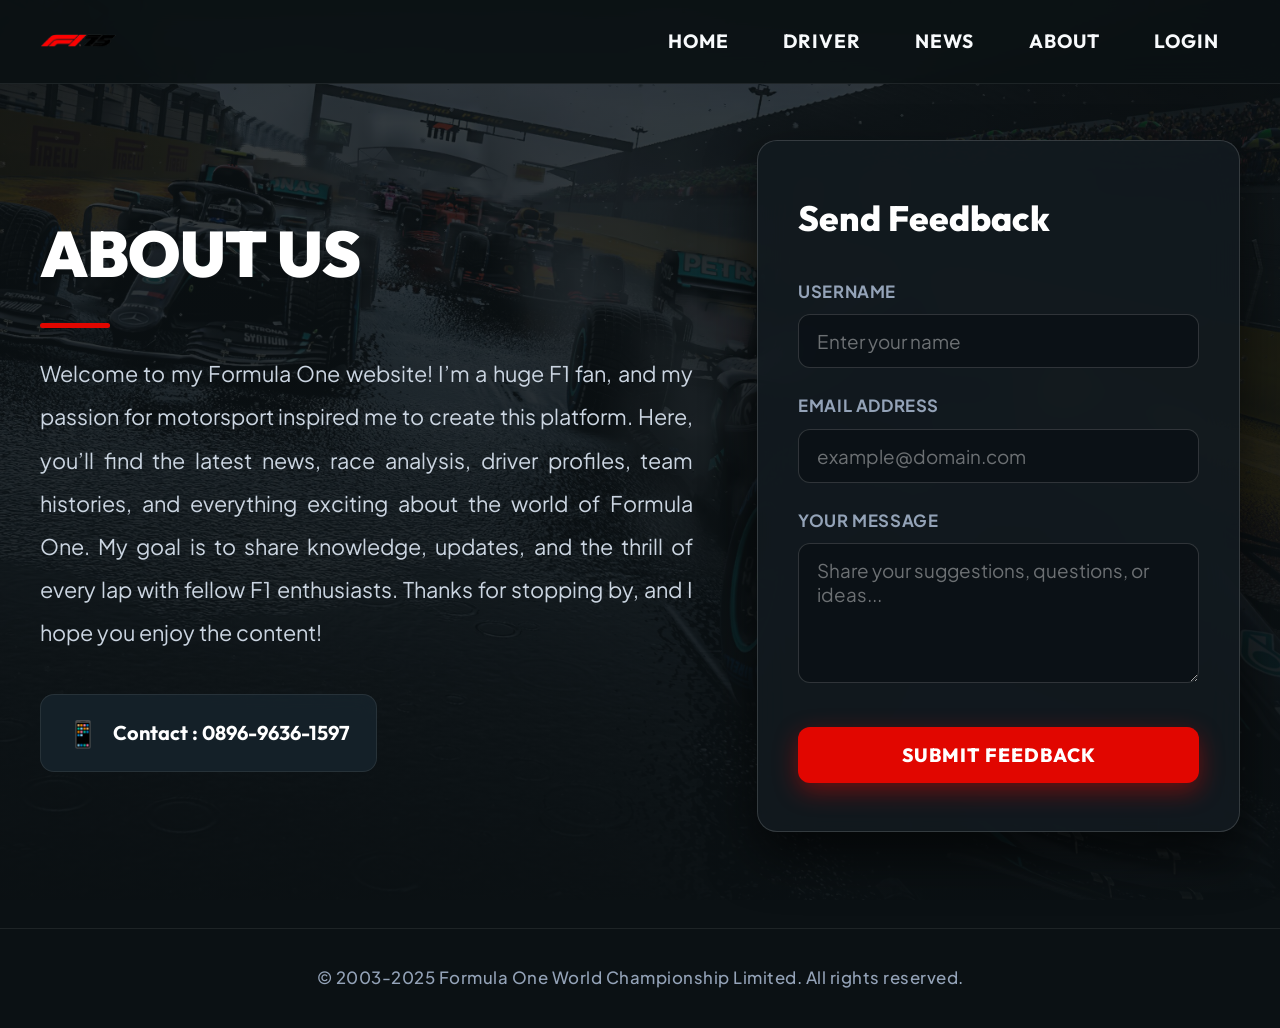
<file: HTML/about.html>
<!DOCTYPE html>
<html lang="en">
  <head>
    <meta charset="UTF-8" />
    <meta name="viewport" content="width=device-width, initial-scale=1.0" />
    <meta name="description" content="About BorkatRace - The Formula 1 community portal created by passionate motorsport enthusiasts." />
    <meta name="theme-color" content="#0b1114" />

    <!-- Open Graph / Social Media -->
    <meta property="og:type" content="website" />
    <meta property="og:title" content="About Us - BorkatRace" />
    <meta property="og:description" content="Get to know the passionate creators behind BorkatRace Formula 1 portal and send us your feedback." />
    <meta property="og:image" content="../IMG/background-about.jpg" />

    <!-- Twitter Cards -->
    <meta name="twitter:card" content="summary_large_image" />
    <meta name="twitter:title" content="About BorkatRace" />
    <meta name="twitter:description" content="Formula 1 community and motorsport analysis platform." />
    <meta name="twitter:image" content="../IMG/background-about.jpg" />

    <link rel="icon" type="image/png" href="../IMG/f1_75-removebg-preview.png" />
    <title>About Us - BorkatRace</title>
    <link rel="stylesheet" href="../CSS/style-one.css" />
    <link rel="stylesheet" href="../CSS/style-fourth.css" />
    <link rel="stylesheet" href="../CSS/style-responsive.css" />
  </head>
  <body>
    <!-- Site Header with Decoupled Mobile Sidebar -->
    <header class="site-header">
      <nav class="navbar" id="navbar">
        <div class="nav-container">
          <a href="../index.html" class="nav-logo" aria-label="BorkatRace Home">
            <img class="logo-f1" src="../IMG/f1_75-removebg-preview.png" alt="F1 Logo" />
          </a>
          <ul class="nav-links">
            <li><a href="../index.html">Home</a></li>
            <li><a href="driver.html">Driver</a></li>
            <li><a href="news.html">News</a></li>
            <li><a href="about.html">About</a></li>
            <li><a href="login.html">Login</a></li>
          </ul>
          <button class="menu-toggle-btn" id="menu-toggle-btn" aria-label="Open mobile menu" aria-expanded="false">
            <img src="../IMG/menu-putih.svg" alt="Menu" />
          </button>
        </div>
      </nav>

      <!-- Mobile Sidebar Drawer (Closed by Default) -->
      <aside class="mobile-sidebar" id="mobile-sidebar" aria-hidden="true">
        <div class="sidebar-header">
          <span class="sidebar-title">Menu</span>
          <button class="sidebar-close-btn" id="sidebar-close-btn" aria-label="Close mobile menu">
            <img src="../IMG/close-putih.svg" alt="Tutup" />
          </button>
        </div>
        <ul class="sidebar-links">
          <li><a href="../index.html">Home</a></li>
          <li><a href="driver.html">Driver</a></li>
          <li><a href="news.html">News</a></li>
          <li><a href="about.html">About</a></li>
          <li><a href="login.html">Login</a></li>
        </ul>
      </aside>
      <div class="sidebar-backdrop" id="sidebar-backdrop"></div>
    </header>

    <main>
      <section class="about-satu">
        <div class="about-satu-container">
          <!-- Left Column -->
          <div class="about-dua">
            <h1>About Us</h1>
            <div class="paragraf-about">
              <p>
                Welcome to my Formula One website! I’m a huge F1 fan, and my passion for motorsport inspired me to create this platform. Here, you’ll find the latest news, race analysis, driver profiles, team histories, and everything exciting
                about the world of Formula One. My goal is to share knowledge, updates, and the thrill of every lap with fellow F1 enthusiasts. Thanks for stopping by, and I hope you enjoy the content!
              </p>
            </div>
            <div class="contact-card">
              <span class="contact-icon">📱</span>
              <span class="contact-text">Contact : 0896-9636-1597</span>
            </div>
          </div>

          <!-- Right Column -->
          <div class="kritik-saran">
            <div class="kritik-saran1">
              <form>
                <h2>Send Feedback</h2>
                <div class="form-group">
                  <label for="feedback-user">Username</label>
                  <input id="feedback-user" class="type-pertama" type="text" placeholder="Enter your name" required />
                </div>
                <div class="form-group">
                  <label for="feedback-email">Email Address</label>
                  <input id="feedback-email" class="type-pertama" type="email" placeholder="example@domain.com" required />
                </div>
                <div class="form-group">
                  <label for="feedback-msg">Your Message</label>
                  <textarea id="feedback-msg" class="text-area" placeholder="Share your suggestions, questions, or ideas..." required></textarea>
                </div>
                <button type="submit">Submit Feedback</button>
              </form>
            </div>
          </div>
        </div>
      </section>
    </main>

    <!-- Floating Back to Top Button -->
    <button class="back-to-top-btn" id="back-to-top-btn" aria-label="Back to top">↑</button>

    <footer class="footer-element">
      <p>&copy; 2003-2025 Formula One World Championship Limited. All rights reserved.</p>
    </footer>

    <script src="../JS/index.js"></script>
  </body>
</html>
</file>
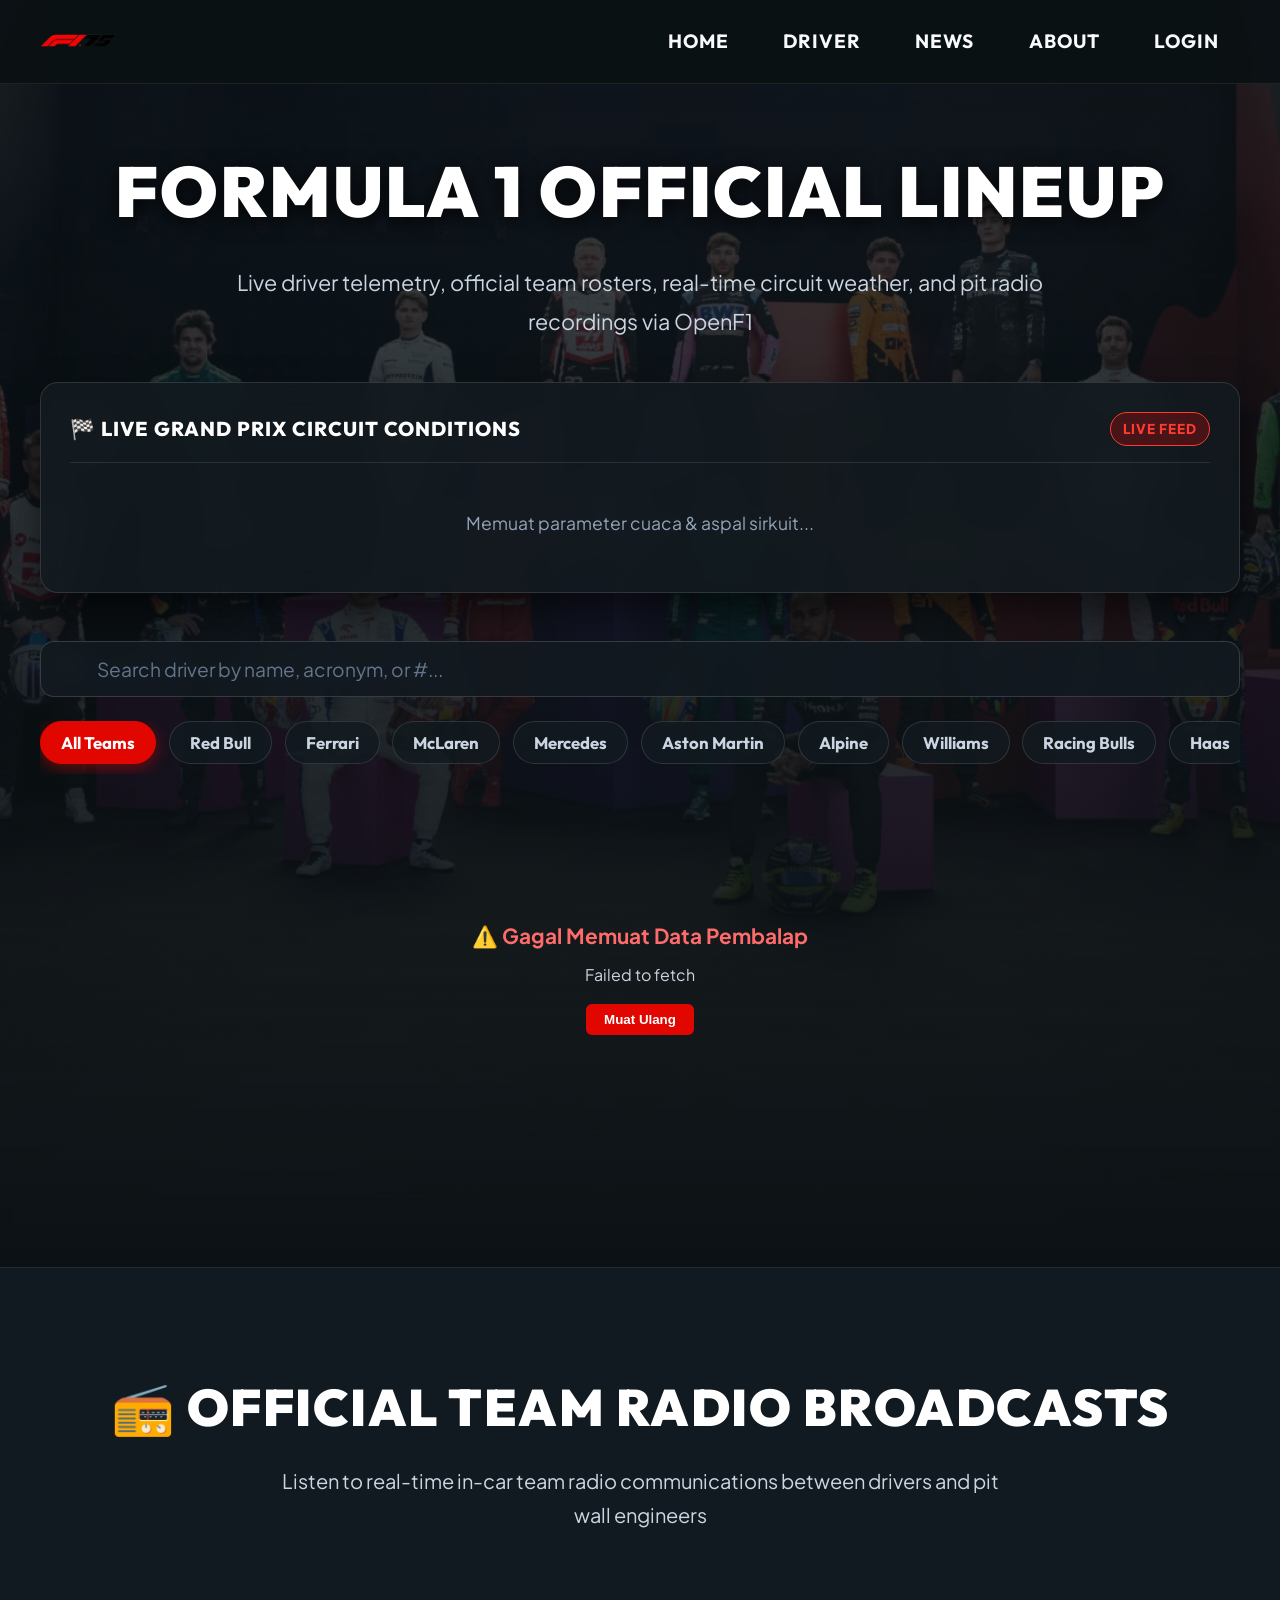
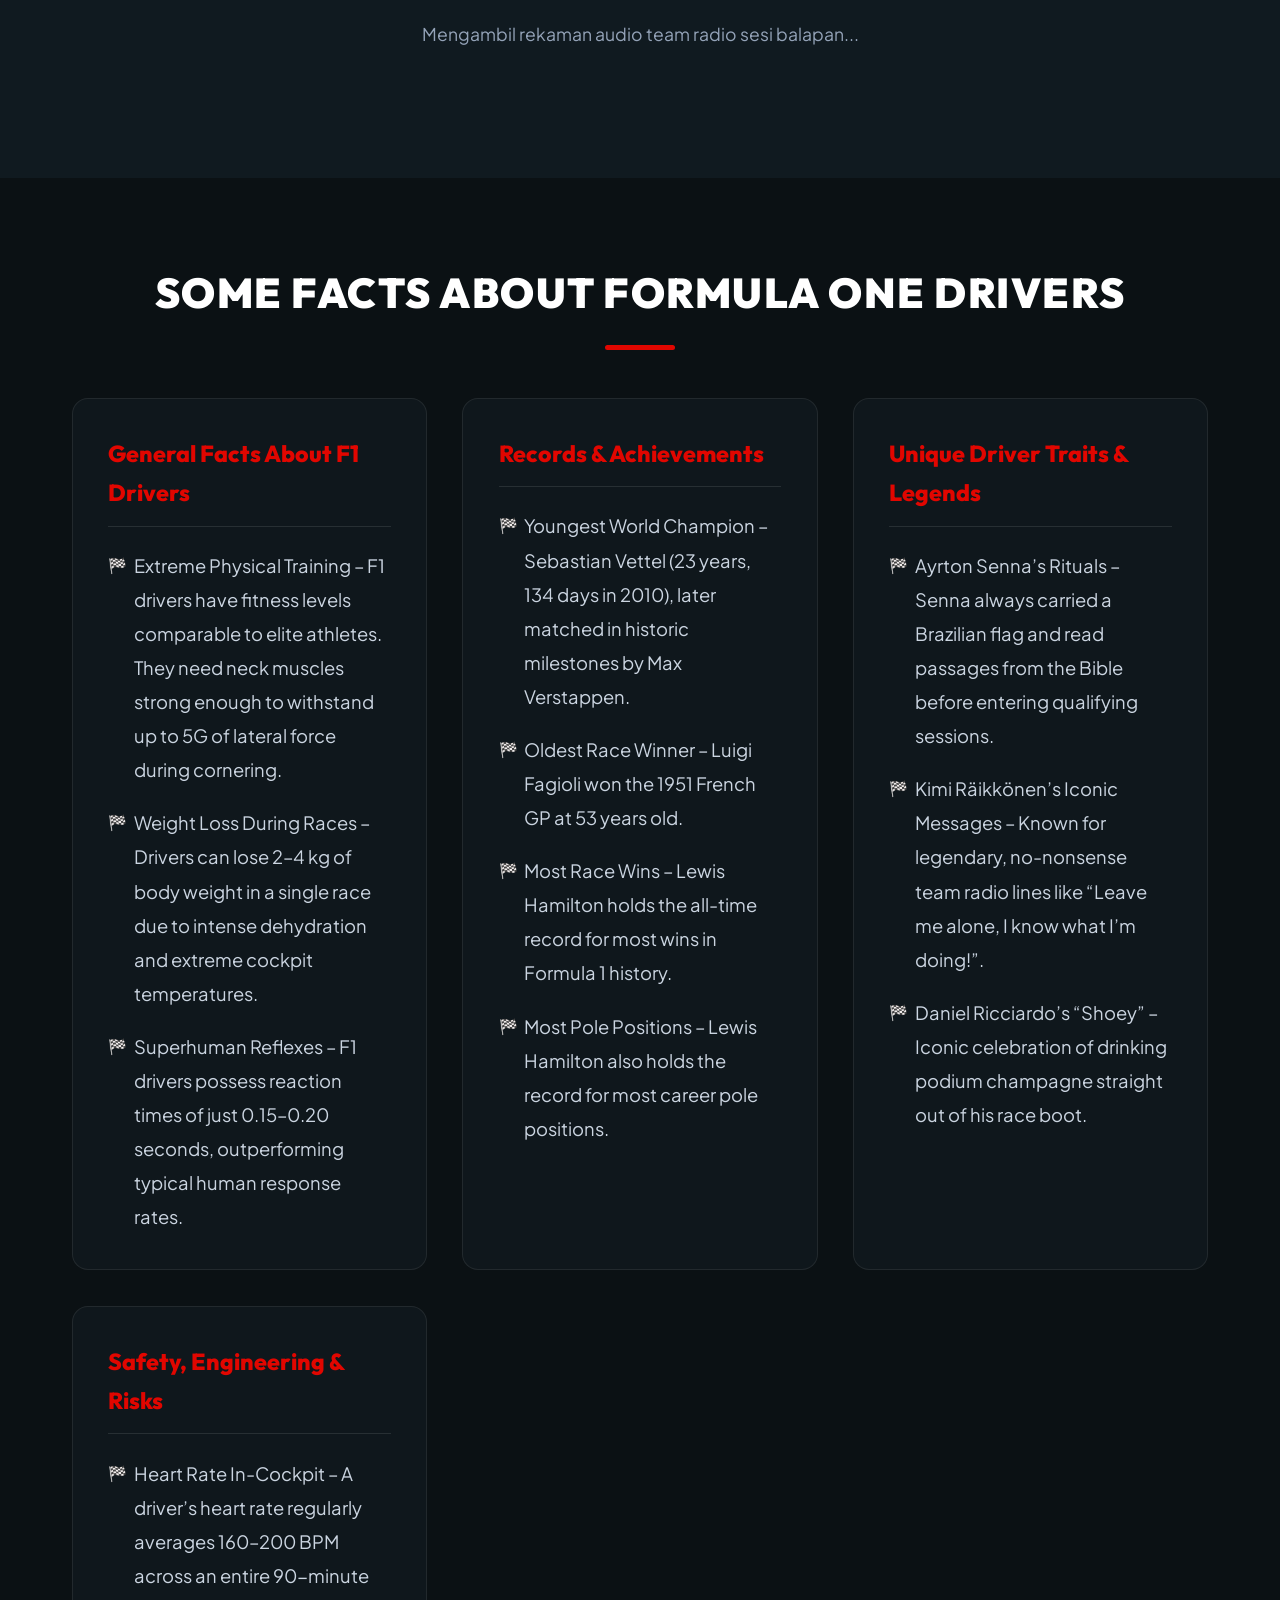
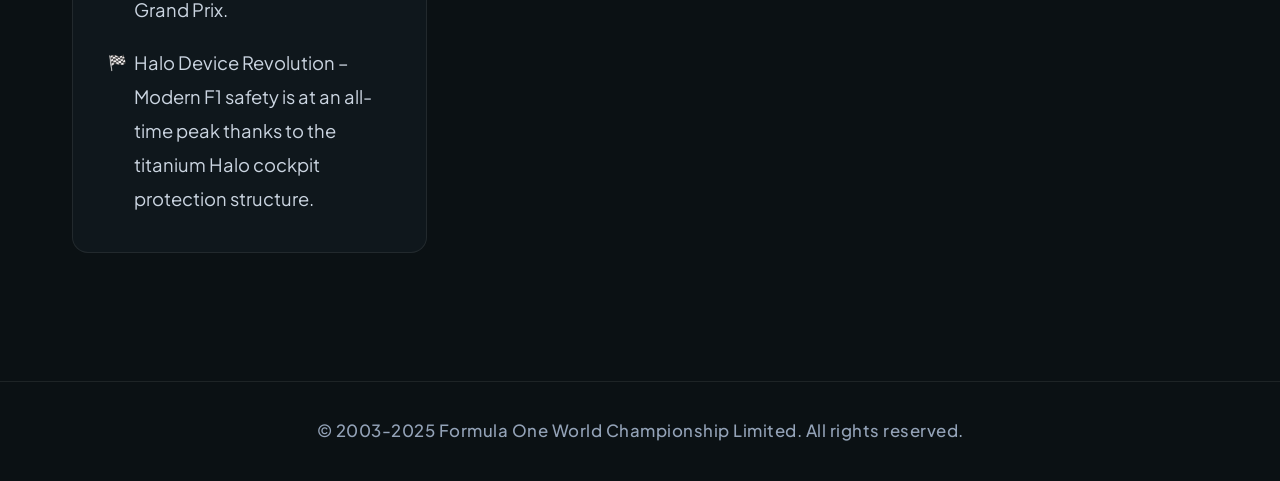
<file: HTML/driver.html>
<!DOCTYPE html>
<html lang="en">
  <head>
    <meta charset="UTF-8" />
    <meta name="viewport" content="width=device-width, initial-scale=1.0" />
    <meta name="description" content="Official Formula 1 Drivers roster, live team radio audio communications, track weather conditions, and racing profiles powered by OpenF1 live data." />
    <meta name="theme-color" content="#0b1114" />

    <!-- Open Graph / Social Media -->
    <meta property="og:type" content="website" />
    <meta property="og:title" content="Formula 1 Drivers & Live Telemetry Hub - BorkatRace" />
    <meta property="og:description" content="Explore live Formula 1 driver lineups, team radio coms, circuit telemetry, and racing statistics." />
    <meta property="og:image" content="../IMG/driver.webp" />

    <!-- Twitter Cards -->
    <meta name="twitter:card" content="summary_large_image" />
    <meta name="twitter:title" content="Formula 1 Drivers - BorkatRace" />
    <meta name="twitter:description" content="Explore live Formula 1 driver lineups, team radio coms, circuit telemetry, and racing statistics." />
    <meta name="twitter:image" content="../IMG/driver.webp" />

    <link rel="icon" type="image/png" href="../IMG/f1_75-removebg-preview.png" />
    <title>F1 Drivers & Live Telemetry Hub - BorkatRace</title>
    <link rel="stylesheet" href="../CSS/style-one.css" />
    <link rel="stylesheet" href="../CSS/style-second.css" />
    <link rel="stylesheet" href="../CSS/style-responsive.css" />
  </head>
  <body class="body-driver">
    <!-- Site Header with Decoupled Mobile Sidebar -->
    <header class="site-header">
      <nav class="navbar" id="navbar">
        <div class="nav-container">
          <a href="../index.html" class="nav-logo" aria-label="BorkatRace Home">
            <img class="logo-f1" src="../IMG/f1_75-removebg-preview.png" alt="F1 Logo" />
          </a>
          <ul class="nav-links">
            <li><a href="../index.html">Home</a></li>
            <li><a href="driver.html">Driver</a></li>
            <li><a href="news.html">News</a></li>
            <li><a href="about.html">About</a></li>
            <li><a href="login.html">Login</a></li>
          </ul>
          <button class="menu-toggle-btn" id="menu-toggle-btn" aria-label="Open mobile menu" aria-expanded="false">
            <img src="../IMG/menu-putih.svg" alt="Menu" />
          </button>
        </div>
      </nav>

      <!-- Mobile Sidebar Drawer (Closed by Default) -->
      <aside class="mobile-sidebar" id="mobile-sidebar" aria-hidden="true">
        <div class="sidebar-header">
          <span class="sidebar-title">Menu</span>
          <button class="sidebar-close-btn" id="sidebar-close-btn" aria-label="Close mobile menu">
            <img src="../IMG/close-putih.svg" alt="Tutup" />
          </button>
        </div>
        <ul class="sidebar-links">
          <li><a href="../index.html">Home</a></li>
          <li><a href="driver.html">Driver</a></li>
          <li><a href="news.html">News</a></li>
          <li><a href="about.html">About</a></li>
          <li><a href="login.html">Login</a></li>
        </ul>
      </aside>
      <div class="sidebar-backdrop" id="sidebar-backdrop"></div>
    </header>

    <main>
      <!-- Hero Section & Driver Grid -->
      <section class="driver-hero-section">
        <div class="driver-hero-overlay">
          <div class="driver-header-title">
            <h1 class="main-page-title">Formula 1 Official Lineup</h1>
            <p class="subtitle-page">Live driver telemetry, official team rosters, real-time circuit weather, and pit radio recordings via OpenF1</p>
          </div>

          <!-- Live Circuit Weather Status Bar -->
          <div class="weather-widget-container">
            <div class="weather-widget-header">
              <span class="weather-widget-title">🏁 Live Grand Prix Circuit Conditions</span>
              <span class="weather-live-indicator">LIVE FEED</span>
            </div>
            <div id="weather-widget-content" class="weather-grid">
              <!-- Rendered dynamically by JS -->
              <div class="weather-loading">Memuat parameter cuaca & aspal sirkuit...</div>
            </div>
          </div>

          <!-- Interactive Search & Team Filter Bar -->
          <div class="driver-controls-bar">
            <div class="search-box-wrapper">
              <span class="search-icon">🔍</span>
              <input type="text" id="driver-search-input" placeholder="Search driver by name, acronym, or #..." aria-label="Search drivers" />
            </div>
            <div class="team-filter-scroll">
              <button class="team-filter-pill is-active" data-team="all">All Teams</button>
              <button class="team-filter-pill" data-team="Red Bull">Red Bull</button>
              <button class="team-filter-pill" data-team="Ferrari">Ferrari</button>
              <button class="team-filter-pill" data-team="McLaren">McLaren</button>
              <button class="team-filter-pill" data-team="Mercedes">Mercedes</button>
              <button class="team-filter-pill" data-team="Aston Martin">Aston Martin</button>
              <button class="team-filter-pill" data-team="Alpine">Alpine</button>
              <button class="team-filter-pill" data-team="Williams">Williams</button>
              <button class="team-filter-pill" data-team="Racing Bulls">Racing Bulls</button>
              <button class="team-filter-pill" data-team="Haas">Haas</button>
              <button class="team-filter-pill" data-team="Audi">Audi</button>
              <button class="team-filter-pill" data-team="Cadillac">Cadillac</button>
            </div>
          </div>

          <!-- Driver Cards Grid Container -->
          <div class="drivers-container">
            <div id="loading-spinner" class="loading-state">
              <div class="spinner"></div>
              <p>Mengambil data pembalap terbaru dari OpenF1...</p>
            </div>
            <div id="drivers-grid" class="drivers-grid" style="display: none;"></div>
          </div>

          <!-- Driver Full Classification Table with Scroll Container -->
          <div class="cover-table" id="table-wrapper" style="display: none;">
            <div class="table-section-header">
              <h3 class="table-section-title">📋 Official Team & Driver Lineup Table</h3>
              
            </div>
            <div class="table-scroll-container">
              <table class="driver-table">
                <thead class="table-head"></thead>
                <tbody class="table-body"></tbody>
              </table>
            </div>
          </div>
        </div>
      </section>

      <!-- Official Team Radio Hub Section -->
      <section class="team-radio-section">
        <div class="team-radio-container">
          <div class="section-title-wrap">
            <h2 class="section-title">📻 Official Team Radio Broadcasts</h2>
            <p class="section-subtitle">Listen to real-time in-car team radio communications between drivers and pit wall engineers</p>
          </div>
          <div id="team-radio-grid" class="radio-grid">
            <!-- Rendered dynamically by JS -->
            <div class="radio-loading">Mengambil rekaman audio team radio sesi balapan...</div>
          </div>
        </div>
      </section>

      <!-- Facts Section with Valid W3C Semantics -->
      <article class="fact-article">
        <header>
          <h2 class="judul-fact">Some Facts About Formula One Drivers</h2>
        </header>
        <section class="fact">
          <div class="fact-first">
            <div class="fact-category">
              <h3>General Facts About F1 Drivers</h3>
              <ul>
                <li class="fact-inside">Extreme Physical Training – F1 drivers have fitness levels comparable to elite athletes. They need neck muscles strong enough to withstand up to 5G of lateral force during cornering.</li>
                <li class="fact-inside">Weight Loss During Races – Drivers can lose 2–4 kg of body weight in a single race due to intense dehydration and extreme cockpit temperatures.</li>
                <li class="fact-inside">Superhuman Reflexes – F1 drivers possess reaction times of just 0.15–0.20 seconds, outperforming typical human response rates.</li>
              </ul>
            </div>

            <div class="fact-category">
              <h3>Records & Achievements</h3>
              <ul>
                <li class="fact-inside">Youngest World Champion – Sebastian Vettel (23 years, 134 days in 2010), later matched in historic milestones by Max Verstappen.</li>
                <li class="fact-inside">Oldest Race Winner – Luigi Fagioli won the 1951 French GP at 53 years old.</li>
                <li class="fact-inside">Most Race Wins – Lewis Hamilton holds the all-time record for most wins in Formula 1 history.</li>
                <li class="fact-inside">Most Pole Positions – Lewis Hamilton also holds the record for most career pole positions.</li>
              </ul>
            </div>

            <div class="fact-category">
              <h3>Unique Driver Traits & Legends</h3>
              <ul>
                <li class="fact-inside">Ayrton Senna’s Rituals – Senna always carried a Brazilian flag and read passages from the Bible before entering qualifying sessions.</li>
                <li class="fact-inside">Kimi Räikkönen’s Iconic Messages – Known for legendary, no-nonsense team radio lines like “Leave me alone, I know what I’m doing!”.</li>
                <li class="fact-inside">Daniel Ricciardo’s “Shoey” – Iconic celebration of drinking podium champagne straight out of his race boot.</li>
              </ul>
            </div>

            <div class="fact-category">
              <h3>Safety, Engineering & Risks</h3>
              <ul>
                <li class="fact-inside">Heart Rate In-Cockpit – A driver’s heart rate regularly averages 160–200 BPM across an entire 90-minute Grand Prix.</li>
                <li class="fact-inside">Halo Device Revolution – Modern F1 safety is at an all-time peak thanks to the titanium Halo cockpit protection structure.</li>
              </ul>
            </div>
          </div>
        </section>
      </article>
    </main>

    <!-- Floating Back to Top Button -->
    <button class="back-to-top-btn" id="back-to-top-btn" aria-label="Back to top">↑</button>

    <footer class="footer-element">
      <p>&copy; 2003-2025 Formula One World Championship Limited. All rights reserved.</p>
    </footer>

    <script src="../JS/index.js"></script>
    <script src="../JS/index-2.js"></script>
  </body>
</html>
</file>
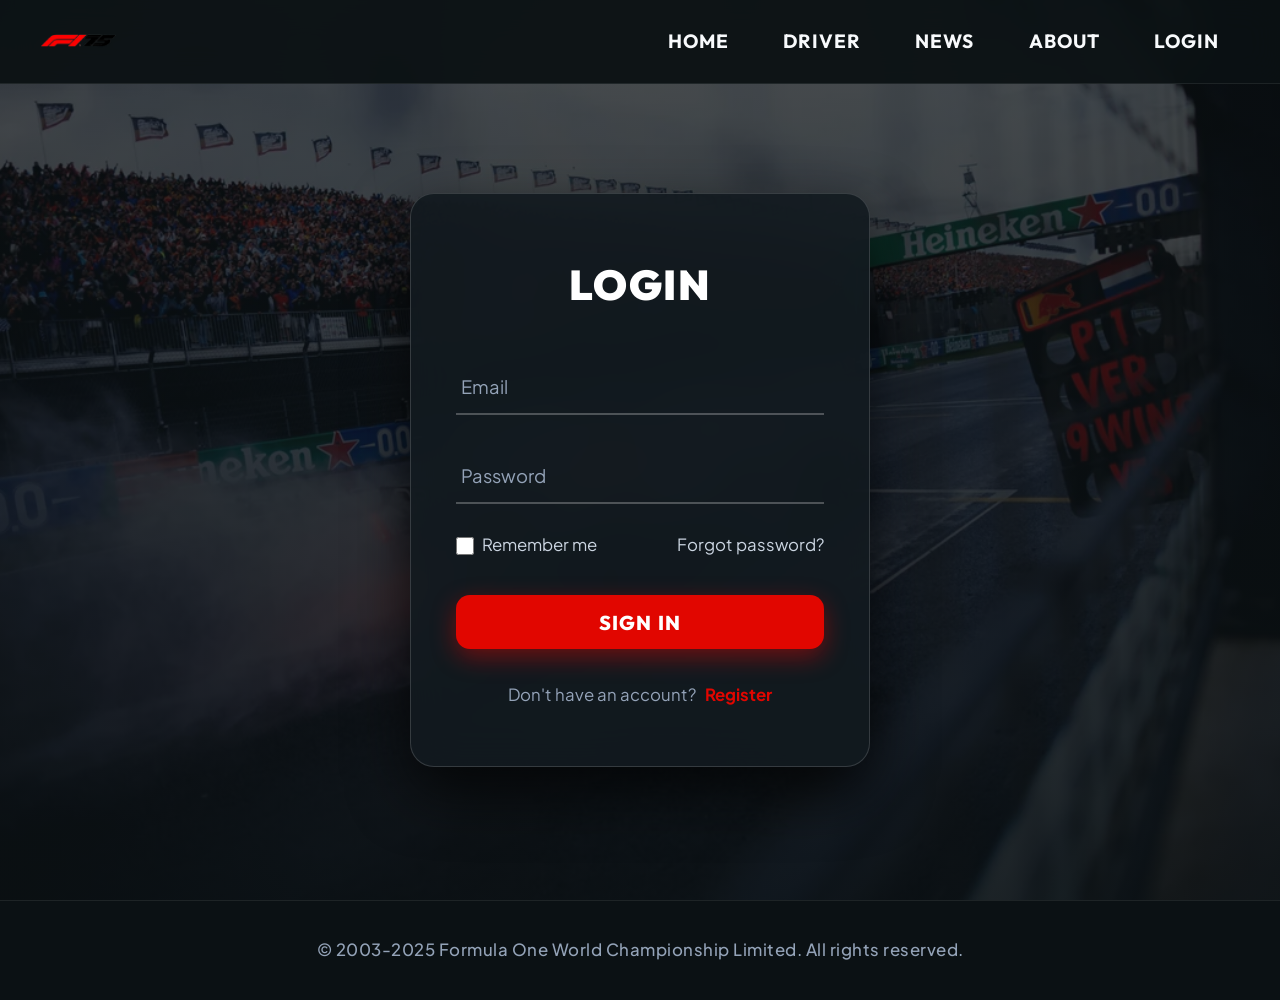
<file: HTML/login.html>
<!DOCTYPE html>
<html lang="en">
  <head>
    <meta charset="UTF-8" />
    <meta name="viewport" content="width=device-width, initial-scale=1.0" />
    <meta name="description" content="Sign in to your BorkatRace account to access personalized F1 telemetry, favorite drivers, and discussion forums." />
    <meta name="theme-color" content="#0b1114" />

    <!-- Open Graph / Social Media -->
    <meta property="og:type" content="website" />
    <meta property="og:title" content="Login - BorkatRace" />
    <meta property="og:description" content="Access your personalized Formula 1 motorsport experience on BorkatRace." />
    <meta property="og:image" content="../IMG/redbull-racing-4k.webp" />

    <!-- Twitter Cards -->
    <meta name="twitter:card" content="summary_large_image" />
    <meta name="twitter:title" content="Login - BorkatRace" />
    <meta name="twitter:description" content="Access your personalized Formula 1 motorsport experience." />
    <meta name="twitter:image" content="../IMG/redbull-racing-4k.webp" />

    <link rel="icon" type="image/png" href="../IMG/f1_75-removebg-preview.png" />
    <title>Login - BorkatRace</title>
    <link rel="stylesheet" href="../CSS/style-one.css" />
    <link rel="stylesheet" href="../CSS/style-third.css" />
    <link rel="stylesheet" href="../CSS/style-responsive.css" />
  </head>
  <body>
    <!-- Site Header with Decoupled Mobile Sidebar -->
    <header class="site-header">
      <nav class="navbar" id="navbar">
        <div class="nav-container">
          <a href="../index.html" class="nav-logo" aria-label="BorkatRace Home">
            <img class="logo-f1" src="../IMG/f1_75-removebg-preview.png" alt="F1 Logo" />
          </a>
          <ul class="nav-links">
            <li><a href="../index.html">Home</a></li>
            <li><a href="driver.html">Driver</a></li>
            <li><a href="news.html">News</a></li>
            <li><a href="about.html">About</a></li>
            <li><a href="login.html">Login</a></li>
          </ul>
          <button class="menu-toggle-btn" id="menu-toggle-btn" aria-label="Open mobile menu" aria-expanded="false">
            <img src="../IMG/menu-putih.svg" alt="Menu" />
          </button>
        </div>
      </nav>

      <!-- Mobile Sidebar Drawer (Closed by Default) -->
      <aside class="mobile-sidebar" id="mobile-sidebar" aria-hidden="true">
        <div class="sidebar-header">
          <span class="sidebar-title">Menu</span>
          <button class="sidebar-close-btn" id="sidebar-close-btn" aria-label="Close mobile menu">
            <img src="../IMG/close-putih.svg" alt="Tutup" />
          </button>
        </div>
        <ul class="sidebar-links">
          <li><a href="../index.html">Home</a></li>
          <li><a href="driver.html">Driver</a></li>
          <li><a href="news.html">News</a></li>
          <li><a href="about.html">About</a></li>
          <li><a href="login.html">Login</a></li>
        </ul>
      </aside>
      <div class="sidebar-backdrop" id="sidebar-backdrop"></div>
    </header>

    <main>
      <section class="login-section">
        <div class="login-box">
          <form>
            <h2>Login</h2>
            <div class="input-box">
              <input type="email" required />
              <label>Email</label>
            </div>
            <div class="input-box">
              <input type="password" required />
              <label>Password</label>
            </div>
            <div class="remember-forget">
              <label><input type="checkbox" /> Remember me</label>
              <a href="#">Forgot password?</a>
            </div>
            <button type="submit">Sign In</button>
            <div class="register-link">
              <p>Don't have an account? <a href="#">Register</a></p>
            </div>
          </form>
        </div>
      </section>
    </main>

    <!-- Floating Back to Top Button -->
    <button class="back-to-top-btn" id="back-to-top-btn" aria-label="Back to top">↑</button>

    <footer class="footer-element">
      <p>&copy; 2003-2025 Formula One World Championship Limited. All rights reserved.</p>
    </footer>

    <script src="../JS/index.js"></script>
  </body>
</html>
</file>
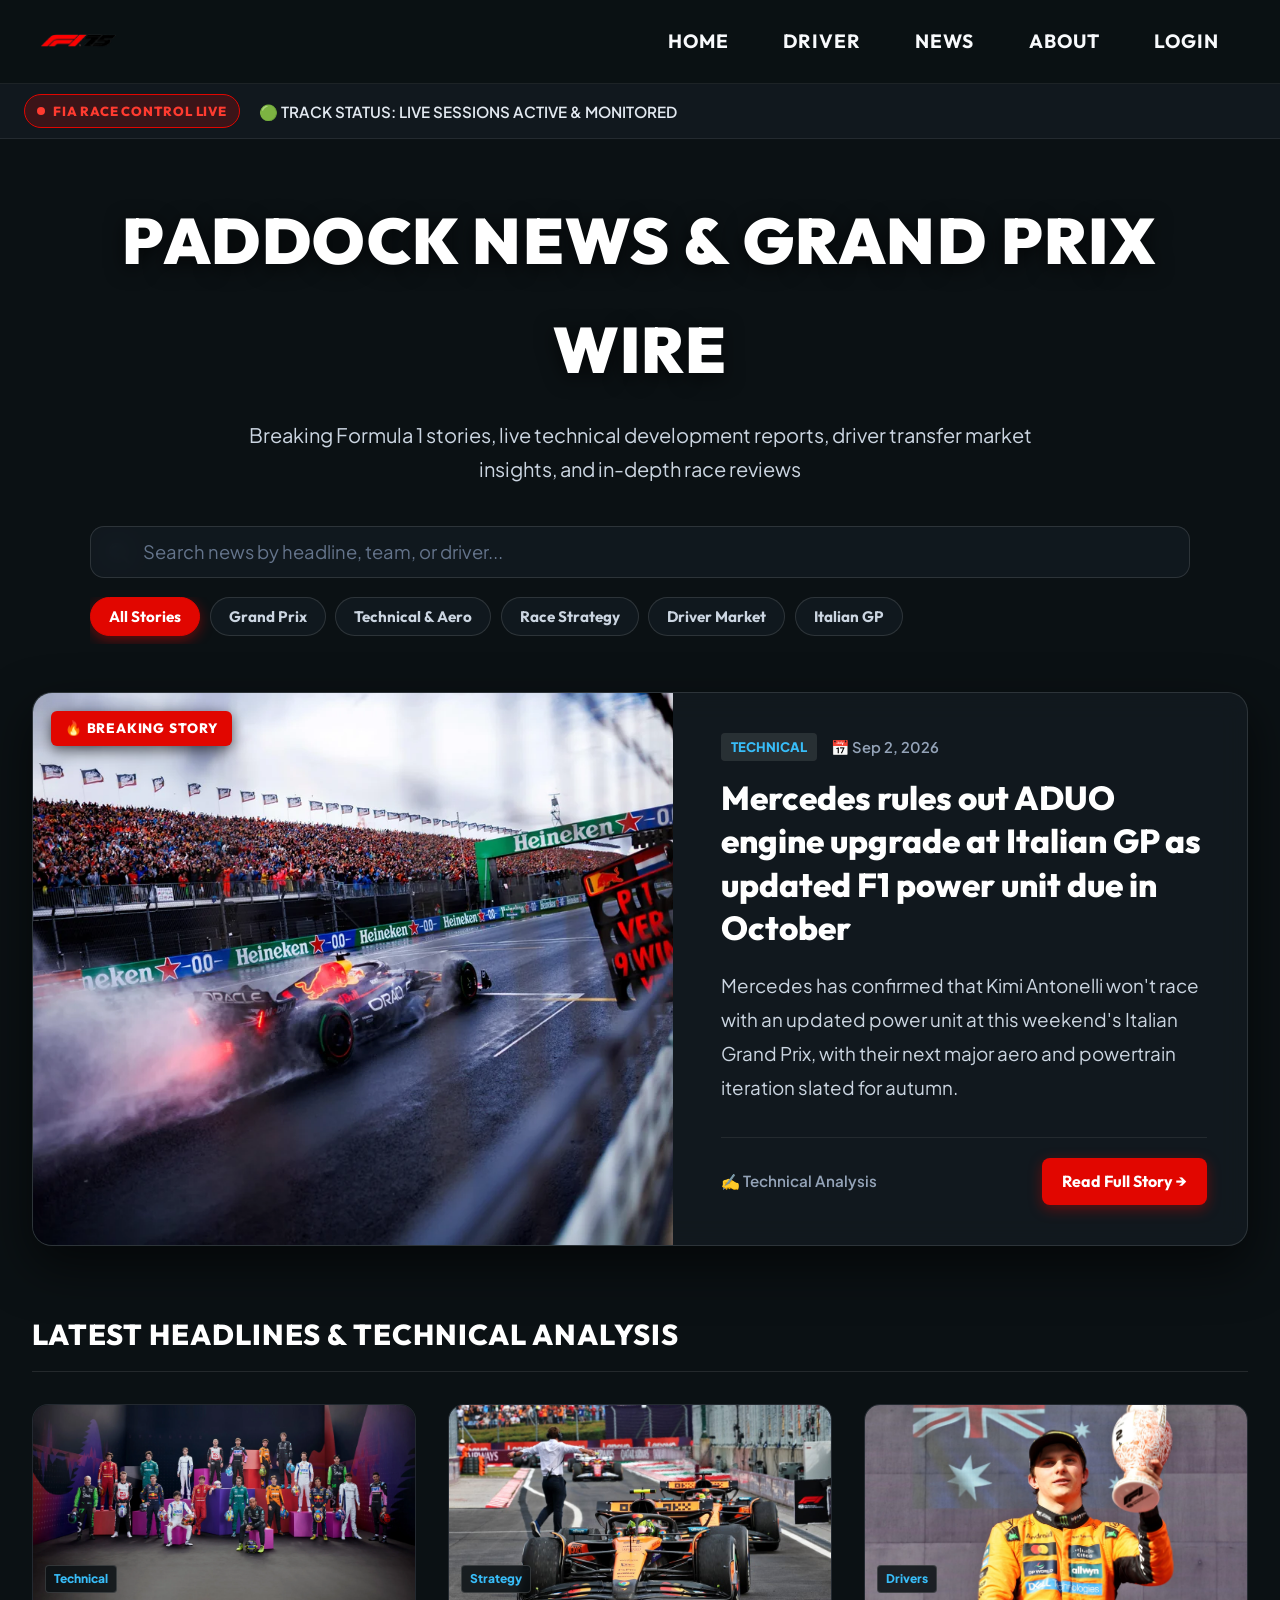
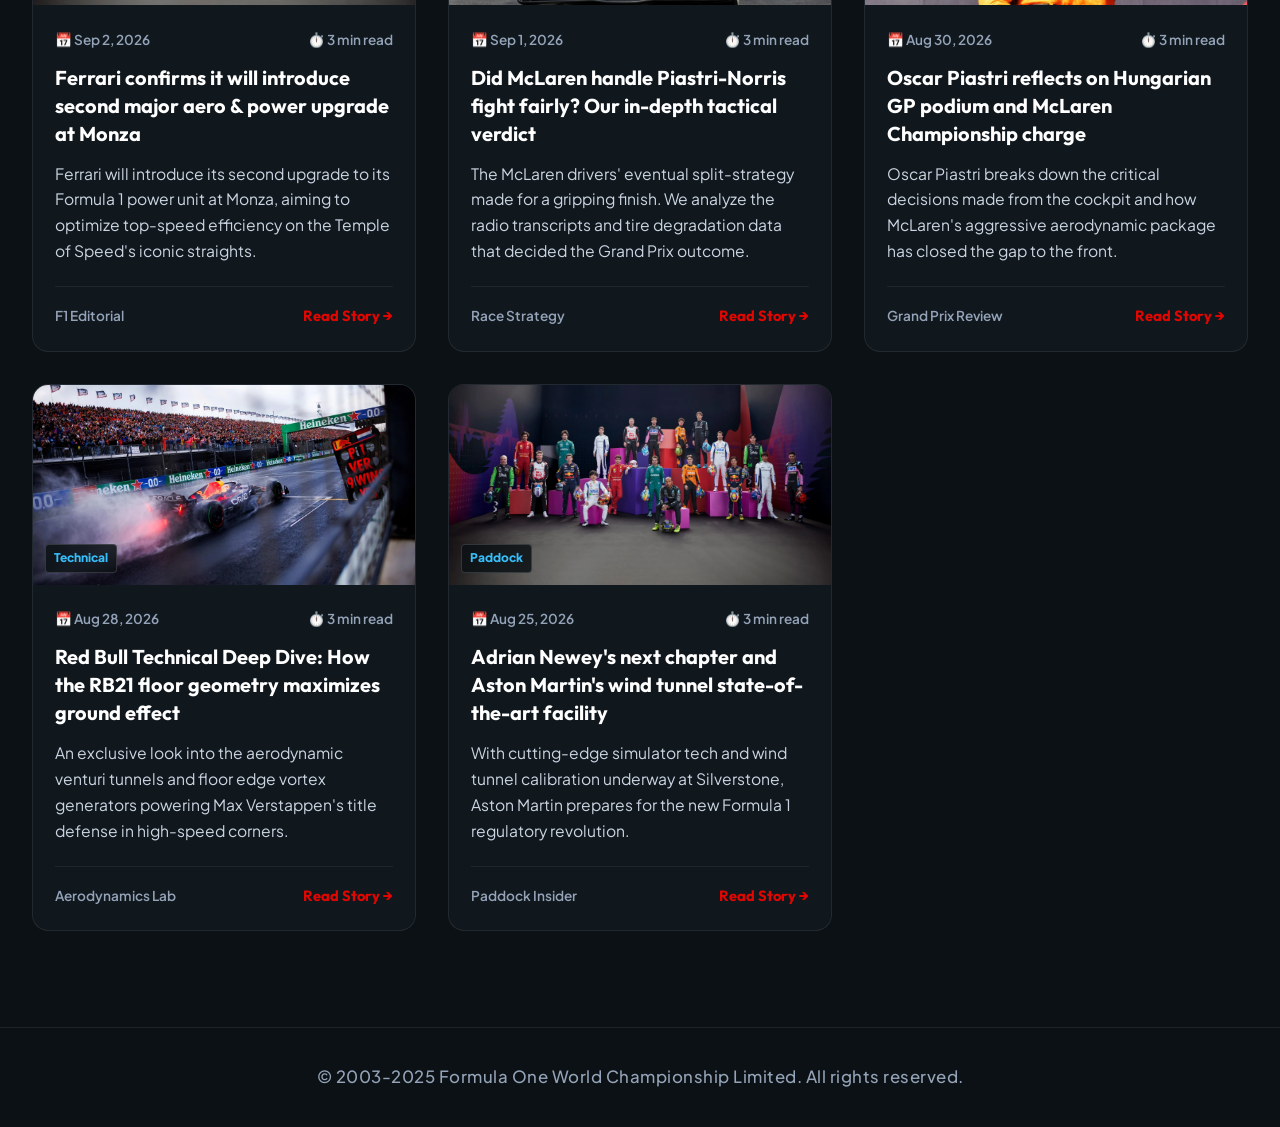
<file: HTML/news.html>
<!DOCTYPE html>
<html lang="en">
  <head>
    <meta charset="UTF-8" />
    <meta name="viewport" content="width=device-width, initial-scale=1.0" />
    <meta name="description" content="Formula 1 Breaking News, live race control bulletins, technical upgrades, team strategies, and driver transfer paddock updates." />
    <meta name="theme-color" content="#0b1114" />

    <!-- Open Graph / Social Media -->
    <meta property="og:type" content="article" />
    <meta property="og:title" content="Formula 1 Live News Hub - BorkatRace" />
    <meta property="og:description" content="Stay up to date with real-time Formula 1 news, live FIA race control bulletins, and technical analysis." />
    <meta property="og:image" content="../IMG/meclarennews.jpg" />

    <!-- Twitter Cards -->
    <meta name="twitter:card" content="summary_large_image" />
    <meta name="twitter:title" content="Formula 1 Live News - BorkatRace" />
    <meta name="twitter:description" content="Stay up to date with real-time Formula 1 news, live FIA race control bulletins, and technical analysis." />
    <meta name="twitter:image" content="../IMG/meclarennews.jpg" />

    <link rel="icon" type="image/png" href="../IMG/f1_75-removebg-preview.png" />
    <title>Live News & Race Control - BorkatRace</title>
    <link rel="stylesheet" href="../CSS/style-one.css" />
    <link rel="stylesheet" href="../CSS/style-five.css" />
    <link rel="stylesheet" href="../CSS/style-responsive.css" />
  </head>
  <body class="body-news">
    <!-- Site Header with Decoupled Mobile Sidebar -->
    <header class="site-header">
      <nav class="navbar" id="navbar">
        <div class="nav-container">
          <a href="../index.html" class="nav-logo" aria-label="BorkatRace Home">
            <img class="logo-f1" src="../IMG/f1_75-removebg-preview.png" alt="F1 Logo" />
          </a>
          <ul class="nav-links">
            <li><a href="../index.html">Home</a></li>
            <li><a href="driver.html">Driver</a></li>
            <li><a href="news.html">News</a></li>
            <li><a href="about.html">About</a></li>
            <li><a href="login.html">Login</a></li>
          </ul>
          <button class="menu-toggle-btn" id="menu-toggle-btn" aria-label="Open mobile menu" aria-expanded="false">
            <img src="../IMG/menu-putih.svg" alt="Menu" />
          </button>
        </div>
      </nav>

      <!-- Mobile Sidebar Drawer (Closed by Default) -->
      <aside class="mobile-sidebar" id="mobile-sidebar" aria-hidden="true">
        <div class="sidebar-header">
          <span class="sidebar-title">Menu</span>
          <button class="sidebar-close-btn" id="sidebar-close-btn" aria-label="Close mobile menu">
            <img src="../IMG/close-putih.svg" alt="Tutup" />
          </button>
        </div>
        <ul class="sidebar-links">
          <li><a href="../index.html">Home</a></li>
          <li><a href="driver.html">Driver</a></li>
          <li><a href="news.html">News</a></li>
          <li><a href="about.html">About</a></li>
          <li><a href="login.html">Login</a></li>
        </ul>
      </aside>
      <div class="sidebar-backdrop" id="sidebar-backdrop"></div>
    </header>

    <main>
      <!-- FIA Race Control Live Bulletin Ticker -->
      <div class="race-control-ticker-bar">
        <div class="ticker-content-wrap">
          <div class="ticker-header-badge">
            <span class="live-dot"></span>
            <span>FIA RACE CONTROL LIVE</span>
          </div>
          <div class="ticker-viewport">
            <div id="race-control-ticker" class="ticker-track">
              <span class="ticker-item">Mengambil siaran radio direksi balap FIA...</span>
            </div>
          </div>
        </div>
      </div>

      <section class="news-page-section">
        <div class="news-main-container">
          <!-- Page Header -->
          <div class="news-header">
            <h1 class="news-page-title">Paddock News & Grand Prix Wire</h1>
            <p class="news-subtitle">Breaking Formula 1 stories, live technical development reports, driver transfer market insights, and in-depth race reviews</p>
          </div>

          <!-- News Search & Category Filter Controls -->
          <div class="news-controls-bar">
            <div class="news-search-box">
              <span class="search-icon">🔍</span>
              <input type="text" id="news-search-input" placeholder="Search news by headline, team, or driver..." aria-label="Search news" />
            </div>
            <div class="news-filter-scroll">
              <button class="news-filter-pill is-active" data-category="all">All Stories</button>
              <button class="news-filter-pill" data-category="Formula 1">Grand Prix</button>
              <button class="news-filter-pill" data-category="Technical">Technical & Aero</button>
              <button class="news-filter-pill" data-category="Strategy">Race Strategy</button>
              <button class="news-filter-pill" data-category="Drivers">Driver Market</button>
              <button class="news-filter-pill" data-category="Monza">Italian GP</button>
            </div>
          </div>

          <!-- Loading State Indicator -->
          <div id="news-loading" class="news-loading-state">
            <div class="spinner"></div>
            <p>Mengambil artikel berita Formula 1 terkini dari live wire...</p>
          </div>

          <!-- Lead Featured Breaking Article -->
          <div id="featured-news-container" class="featured-news-wrapper"></div>

          <!-- Multi-Article News Grid -->
          <div class="news-grid-section-header">
            <h2 class="news-grid-title">Latest Headlines & Technical Analysis</h2>
          </div>
          <div id="news-grid-container" class="news-cards-grid"></div>
        </div>
      </section>
    </main>

    <!-- Floating Back to Top Button -->
    <button class="back-to-top-btn" id="back-to-top-btn" aria-label="Back to top">↑</button>

    <footer class="footer-element">
      <p>&copy; 2003-2025 Formula One World Championship Limited. All rights reserved.</p>
    </footer>

    <script src="../JS/index.js"></script>
    <script src="../JS/news.js"></script>
  </body>
</html>
</file>
<file: CSS/style-one.css>
/* ===================================================
   BORKATRACE - GLOBAL DESIGN SYSTEM & MAIN STYLES
   =================================================== */

@import url('https://fonts.googleapis.com/css2?family=Outfit:wght@400;500;600;700;800;900&family=Plus+Jakarta+Sans:wght@400;500;600;700;800&display=swap');

:root {
  --f1-red: #e10600;
  --f1-red-hover: #ff1e19;
  --f1-black: #0b1114;
  --f1-dark: #101a20;
  --f1-surface: #17242c;
  --f1-card-bg: rgba(23, 36, 44, 0.85);
  --f1-border: rgba(255, 255, 255, 0.08);
  --f1-border-focus: rgba(225, 6, 0, 0.5);
  --text-main: #f8fafc;
  --text-secondary: #cbd5e1;
  --text-muted: #94a3b8;
  --font-heading: 'Outfit', -apple-system, BlinkMacSystemFont, sans-serif;
  --font-body: 'Plus Jakarta Sans', -apple-system, BlinkMacSystemFont, sans-serif;
  --nav-height: 84px;
  --transition: all 0.25s cubic-bezier(0.16, 1, 0.3, 1);
}

* {
  margin: 0;
  padding: 0;
  box-sizing: border-box;
}

html {
  scroll-behavior: smooth;
}

body {
  font-family: var(--font-body);
  background-color: var(--f1-black);
  color: var(--text-main);
  min-height: 100vh;
  line-height: 1.7;
  overflow-x: hidden;
}

body.nav-locked {
  overflow: hidden;
}

/* ===================================================
   GLOBAL NAVIGATION BAR (DECOUPLED ARCHITECTURE)
   =================================================== */

.site-header {
  position: relative;
  z-index: 1000;
}

.navbar {
  position: fixed;
  top: 0;
  left: 0;
  width: 100%;
  height: var(--nav-height);
  background: rgba(11, 17, 20, 0.94);
  backdrop-filter: blur(16px);
  -webkit-backdrop-filter: blur(16px);
  border-bottom: 1px solid var(--f1-border);
  z-index: 1000;
  transition: transform 0.3s ease, background 0.3s ease;
  transform: translateY(0);
}

.navbar.navbar-hidden {
  transform: translateY(-100%);
}

.nav-container {
  width: 100%;
  max-width: 1380px;
  height: 100%;
  margin: 0 auto;
  padding: 0 2.5rem;
  display: flex;
  align-items: center;
  justify-content: space-between;
}

.nav-logo {
  display: flex;
  align-items: center;
  text-decoration: none;
}

.logo-f1 {
  height: 48px;
  width: auto;
  object-fit: contain;
  transition: var(--transition);
  display: block;
}

.logo-f1:hover {
  transform: scale(1.06);
}

/* Desktop Navigation Links */
.nav-links {
  display: flex;
  align-items: center;
  gap: 0.8rem;
  list-style: none;
  margin: 0;
  padding: 0;
}

.nav-links li a {
  color: var(--text-main);
  text-decoration: none;
  font-family: var(--font-heading);
  font-weight: 700;
  font-size: 1.2rem;
  text-transform: uppercase;
  letter-spacing: 1px;
  padding: 0.65rem 1.3rem;
  border-radius: 8px;
  position: relative;
  transition: var(--transition);
}

.nav-links li a:hover {
  color: var(--f1-red);
  background: rgba(225, 6, 0, 0.1);
}

.nav-links li a::after {
  content: '';
  position: absolute;
  bottom: 4px;
  left: 50%;
  width: 0;
  height: 3px;
  background-color: var(--f1-red);
  transition: var(--transition);
  transform: translateX(-50%);
  border-radius: 2px;
}

.nav-links li a:hover::after {
  width: 65%;
}

/* Mobile Hamburger Button (Header Top Right) */
.menu-toggle-btn {
  display: none;
  background: transparent;
  border: none;
  cursor: pointer;
  padding: 10px;
  border-radius: 8px;
  align-items: center;
  justify-content: center;
  transition: var(--transition);
}

.menu-toggle-btn:hover {
  background: rgba(255, 255, 255, 0.1);
}

.menu-toggle-btn img {
  width: 32px;
  height: 32px;
  display: block;
}

/* ===================================================
   MOBILE SIDEBAR DRAWER (CLOSED BY DEFAULT)
   =================================================== */

.mobile-sidebar {
  position: fixed;
  top: 0;
  right: 0;
  height: 100vh;
  width: 320px;
  max-width: 85vw;
  background: rgba(15, 24, 30, 0.98);
  backdrop-filter: blur(24px);
  -webkit-backdrop-filter: blur(24px);
  border-left: 1px solid var(--f1-border);
  box-shadow: -12px 0 40px rgba(0, 0, 0, 0.7);
  z-index: 1100;
  transform: translateX(100%);
  visibility: hidden;
  transition: transform 0.3s cubic-bezier(0.16, 1, 0.3, 1), visibility 0.3s ease;
  display: flex;
  flex-direction: column;
  padding: 2rem;
}

.mobile-sidebar.is-open {
  transform: translateX(0);
  visibility: visible;
}

.sidebar-header {
  display: flex;
  justify-content: space-between;
  align-items: center;
  padding-bottom: 1.5rem;
  border-bottom: 1px solid var(--f1-border);
  margin-bottom: 1.8rem;
}

.sidebar-title {
  font-family: var(--font-heading);
  font-size: 1.4rem;
  font-weight: 800;
  color: #ffffff;
  text-transform: uppercase;
  letter-spacing: 1.2px;
}

.sidebar-close-btn {
  background: transparent;
  border: none;
  cursor: pointer;
  padding: 8px;
  border-radius: 8px;
  display: flex;
  align-items: center;
  justify-content: center;
  transition: var(--transition);
}

.sidebar-close-btn:hover {
  background: rgba(255, 255, 255, 0.12);
}

.sidebar-close-btn img {
  width: 26px;
  height: 26px;
}

.sidebar-links {
  list-style: none;
  padding: 0;
  margin: 0;
  display: flex;
  flex-direction: column;
  gap: 0.8rem;
}

.sidebar-links li a {
  display: block;
  width: 100%;
  padding: 1rem 1.4rem;
  font-family: var(--font-heading);
  font-size: 1.25rem;
  font-weight: 700;
  color: var(--text-main);
  text-decoration: none;
  border-radius: 10px;
  transition: var(--transition);
}

.sidebar-links li a:hover {
  background: rgba(225, 6, 0, 0.15);
  color: var(--f1-red);
  transform: translateX(6px);
}

/* Sidebar Backdrop Overlay */
.sidebar-backdrop {
  position: fixed;
  inset: 0;
  background: rgba(0, 0, 0, 0.7);
  backdrop-filter: blur(5px);
  -webkit-backdrop-filter: blur(5px);
  z-index: 1050;
  opacity: 0;
  visibility: hidden;
  transition: opacity 0.3s ease, visibility 0.3s ease;
}

.sidebar-backdrop.is-active {
  opacity: 1;
  visibility: visible;
}

/* ===================================================
   HOMEPAGE: HERO SECTION & ACTION CTAs
   =================================================== */

.opening {
  position: relative;
  min-height: 100vh;
  display: flex;
  align-items: center;
  justify-content: center;
  background: linear-gradient(180deg, rgba(11, 17, 20, 0.6) 0%, rgba(11, 17, 20, 0.9) 75%, var(--f1-black) 100%),
              url("../IMG/backgroundmain.jpg") no-repeat center center;
  background-size: cover;
  padding: calc(var(--nav-height) + 3.5rem) 2.5rem 5.5rem 2.5rem;
}

.opening .opening2 {
  width: 100%;
  max-width: 1100px;
  margin: 0 auto;
}

.opening .opening3 {
  text-align: center;
  display: flex;
  flex-direction: column;
  align-items: center;
}

.hero-badge {
  background: rgba(225, 6, 0, 0.2);
  border: 1px solid var(--f1-red);
  color: #ff3b30;
  font-family: var(--font-heading);
  font-size: 0.9rem;
  font-weight: 800;
  padding: 6px 16px;
  border-radius: 20px;
  letter-spacing: 1.2px;
  margin-bottom: 1.5rem;
  text-transform: uppercase;
}

.opening .judul-atas {
  font-family: var(--font-heading);
  font-size: clamp(2.8rem, 6vw, 4.8rem);
  font-weight: 900;
  text-transform: uppercase;
  letter-spacing: 2.5px;
  color: #ffffff;
  margin-bottom: 1.8rem;
  text-shadow: 0 4px 28px rgba(0, 0, 0, 0.9);
  line-height: 1.15;
}

.opening .paragraf-pertama {
  font-size: clamp(1.2rem, 2vw, 1.45rem);
  font-weight: 400;
  line-height: 1.95;
  color: var(--text-secondary);
  max-width: 960px;
  margin: 0 auto 2.5rem auto;
  text-shadow: 0 2px 14px rgba(0, 0, 0, 0.8);
}

.hero-cta-buttons {
  display: flex;
  gap: 1.2rem;
  flex-wrap: wrap;
  justify-content: center;
}

.cta-primary,
.cta-secondary,
.cta-tertiary {
  padding: 14px 28px;
  border-radius: 12px;
  font-family: var(--font-heading);
  font-size: 1.15rem;
  font-weight: 800;
  text-decoration: none;
  text-transform: uppercase;
  letter-spacing: 0.8px;
  transition: all 0.25s ease;
  display: inline-flex;
  align-items: center;
  justify-content: center;
}

.cta-primary {
  background: var(--f1-red);
  color: #ffffff;
  box-shadow: 0 8px 24px rgba(225, 6, 0, 0.45);
}

.cta-primary:hover {
  background: var(--f1-red-hover);
  transform: translateY(-3px);
  box-shadow: 0 12px 28px rgba(225, 6, 0, 0.6);
}

.cta-secondary {
  background: rgba(18, 26, 32, 0.85);
  border: 1px solid rgba(255, 255, 255, 0.2);
  color: #ffffff;
  backdrop-filter: blur(10px);
}

.cta-secondary:hover {
  background: rgba(255, 255, 255, 0.15);
  border-color: #ffffff;
  transform: translateY(-3px);
}

.cta-tertiary {
  background: rgba(225, 6, 0, 0.15);
  border: 1px solid rgba(225, 6, 0, 0.4);
  color: #ff3b30;
}

.cta-tertiary:hover {
  background: rgba(225, 6, 0, 0.3);
  transform: translateY(-3px);
}

/* ===================================================
   HOMEPAGE: TELEMETRY STATS BAR
   =================================================== */

.telemetry-bar-section {
  background: var(--f1-dark);
  border-top: 1px solid var(--f1-border);
  border-bottom: 1px solid var(--f1-border);
  padding: 2.5rem 2rem;
}

.telemetry-container {
  max-width: 1280px;
  margin: 0 auto;
  display: grid;
  grid-template-columns: repeat(auto-fit, minmax(200px, 1fr));
  gap: 2rem;
  text-align: center;
}

.telemetry-card {
  display: flex;
  flex-direction: column;
  gap: 6px;
}

.telemetry-val {
  font-family: var(--font-heading);
  font-size: 2.4rem;
  font-weight: 900;
  color: #ffffff;
  letter-spacing: 0.5px;
}

.telemetry-val small {
  font-size: 1.1rem;
  color: var(--f1-red);
  font-weight: 700;
}

.telemetry-label {
  font-size: 0.95rem;
  font-weight: 700;
  color: var(--text-muted);
  text-transform: uppercase;
  letter-spacing: 0.6px;
}

/* ===================================================
   HOMEPAGE: PLATFORM ECOSYSTEM CARDS
   =================================================== */

.portal-features-section {
  padding: 6rem 2.5rem;
  background-color: var(--f1-black);
}

.portal-features-container {
  max-width: 1380px;
  margin: 0 auto;
}

.features-header {
  text-align: center;
  margin-bottom: 3.5rem;
}

.features-title {
  font-family: var(--font-heading);
  font-size: clamp(2.4rem, 4.5vw, 3.5rem);
  font-weight: 900;
  color: #ffffff;
  text-transform: uppercase;
  letter-spacing: 1.5px;
  margin-bottom: 0.8rem;
}

.features-subtitle {
  font-size: 1.25rem;
  color: var(--text-secondary);
  max-width: 750px;
  margin: 0 auto;
}

.features-grid {
  display: grid;
  grid-template-columns: repeat(auto-fit, minmax(280px, 1fr));
  gap: 2rem;
}

.feature-card {
  background: rgba(18, 26, 32, 0.85);
  border: 1px solid var(--f1-border);
  border-radius: 18px;
  padding: 2.2rem 1.8rem;
  text-decoration: none;
  display: flex;
  flex-direction: column;
  transition: transform 0.3s ease, border-color 0.3s ease, box-shadow 0.3s ease;
  backdrop-filter: blur(10px);
}

.feature-card:hover {
  transform: translateY(-8px);
  border-color: rgba(225, 6, 0, 0.4);
  box-shadow: 0 16px 36px rgba(0, 0, 0, 0.6);
}

.feature-icon {
  font-size: 2.6rem;
  margin-bottom: 1.2rem;
}

.feature-name {
  font-family: var(--font-heading);
  font-size: 1.45rem;
  font-weight: 800;
  color: #ffffff;
  margin-bottom: 0.8rem;
}

.feature-desc {
  font-size: 1.05rem;
  color: var(--text-secondary);
  line-height: 1.7;
  margin-bottom: 1.8rem;
  flex-grow: 1;
}

.feature-arrow {
  font-family: var(--font-heading);
  font-size: 1.05rem;
  font-weight: 800;
  color: var(--f1-red);
  transition: transform 0.2s ease;
}

.feature-card:hover .feature-arrow {
  transform: translateX(6px);
}

/* ===================================================
   HOMEPAGE: STORY & OPTIMIZED VIDEO SECTION
   =================================================== */

.video {
  background-color: var(--f1-dark);
  padding: 7rem 2.5rem;
  border-top: 1px solid var(--f1-border);
}

.video .video1 {
  max-width: 1150px;
  margin: 0 auto;
  display: flex;
  flex-direction: column;
  align-items: center;
}

.video .judul-bawah {
  font-family: var(--font-heading);
  font-size: clamp(2.4rem, 4.5vw, 3.6rem);
  font-weight: 800;
  text-align: center;
  color: #ffffff;
  margin-bottom: 3.5rem;
  position: relative;
  text-transform: uppercase;
  letter-spacing: 1.5px;
}

.video .judul-bawah::after {
  content: '';
  display: block;
  width: 90px;
  height: 5px;
  background: var(--f1-red);
  margin: 18px auto 0 auto;
  border-radius: 3px;
}

.video .foto {
  width: 100%;
  margin-bottom: 3.5rem;
  display: flex;
  justify-content: center;
}

.video .foto img {
  width: 100%;
  max-width: 1050px;
  max-height: 580px;
  object-fit: cover;
  border-radius: 18px;
  border: 1px solid var(--f1-border);
  box-shadow: 0 20px 50px rgba(0, 0, 0, 0.6);
  transition: transform 0.3s ease;
}

.video .foto img:hover {
  transform: scale(1.01);
}

.video .pertama,
.video .kedua,
.video .ketiga {
  font-size: 1.32rem;
  line-height: 2;
  color: var(--text-secondary);
  margin-bottom: 2.5rem;
  text-align: justify;
  width: 100%;
  max-width: 1020px;
}

/* Video Wrapper & Controls */
.video-wrapper {
  position: relative;
  width: 100%;
  max-width: 1020px;
  margin: 3rem auto;
}

.video .video-bg {
  width: 100%;
  aspect-ratio: 16 / 9;
  border-radius: 18px;
  border: 1px solid var(--f1-border);
  box-shadow: 0 20px 50px rgba(0, 0, 0, 0.6);
  display: block;
  background-color: #000;
  object-fit: cover;
}

.video-play-toggle-btn {
  position: absolute;
  bottom: 24px;
  right: 24px;
  width: 50px;
  height: 50px;
  border-radius: 50%;
  background: rgba(11, 17, 20, 0.88);
  border: 1px solid rgba(255, 255, 255, 0.25);
  color: #ffffff;
  font-size: 1.25rem;
  cursor: pointer;
  display: flex;
  align-items: center;
  justify-content: center;
  backdrop-filter: blur(10px);
  z-index: 5;
  transition: all 0.25s ease;
}

.video-play-toggle-btn:hover {
  background: var(--f1-red, #e10600);
  transform: scale(1.1);
}

/* ===================================================
   FLOATING BACK TO TOP BUTTON
   =================================================== */

.back-to-top-btn {
  position: fixed;
  bottom: 28px;
  right: 28px;
  width: 52px;
  height: 52px;
  border-radius: 50%;
  background: var(--f1-red, #e10600);
  color: #ffffff;
  border: none;
  cursor: pointer;
  display: flex;
  align-items: center;
  justify-content: center;
  font-size: 1.4rem;
  font-weight: 800;
  box-shadow: 0 8px 26px rgba(225, 6, 0, 0.5);
  z-index: 990;
  opacity: 0;
  visibility: hidden;
  transform: translateY(16px);
  transition: all 0.3s cubic-bezier(0.16, 1, 0.3, 1);
}

.back-to-top-btn.is-visible {
  opacity: 1;
  visibility: visible;
  transform: translateY(0);
}

.back-to-top-btn:hover {
  background: var(--f1-red-hover, #ff1e19);
  transform: translateY(-4px) scale(1.08);
  box-shadow: 0 12px 30px rgba(225, 6, 0, 0.65);
}

/* ===================================================
   GLOBAL FOOTER
   =================================================== */

.footer-element {
  background-color: var(--f1-black);
  border-top: 1px solid var(--f1-border);
  padding: 2.2rem 2rem;
  text-align: center;
}

.footer-element p {
  color: var(--text-muted);
  font-size: 1.05rem;
  font-weight: 500;
  letter-spacing: 0.5px;
}
</file>
<file: CSS/style-fourth.css>
/* ===================================================
   BORKATRACE - ABOUT & FEEDBACK PAGE STYLING
   =================================================== */

.about-satu {
  position: relative;
  min-height: 100vh;
  background: linear-gradient(180deg, rgba(11, 17, 20, 0.8) 0%, rgba(11, 17, 20, 0.94) 100%),
              url("../IMG/background-about.jpg") no-repeat center center;
  background-size: cover;
  background-attachment: fixed;
  padding: calc(var(--nav-height, 84px) + 3.5rem) 2.5rem 6rem 2.5rem;
  display: flex;
  justify-content: center;
  align-items: center;
}

.about-satu-container {
  width: 100%;
  max-width: 1280px;
  display: grid;
  grid-template-columns: 1.15fr 0.85fr;
  gap: 4rem;
  align-items: center;
}

/* Left Column: About Story */
.about-dua {
  display: flex;
  flex-direction: column;
}

.about-dua h1 {
  font-family: var(--font-heading, 'Outfit', sans-serif);
  font-size: clamp(2.8rem, 5vw, 4.2rem);
  font-weight: 900;
  color: #ffffff;
  margin-bottom: 1.5rem;
  letter-spacing: -0.5px;
  text-transform: uppercase;
}

.about-dua h1::after {
  content: '';
  display: block;
  width: 70px;
  height: 5px;
  background: var(--f1-red, #e10600);
  margin-top: 14px;
  border-radius: 3px;
}

.paragraf-about p {
  font-family: var(--font-body, 'Plus Jakarta Sans', sans-serif);
  font-size: 1.35rem;
  line-height: 2;
  color: var(--text-secondary, #cbd5e1);
  margin-bottom: 2.5rem;
  text-align: justify;
}

.contact-card {
  display: inline-flex;
  align-items: center;
  gap: 14px;
  background: rgba(23, 36, 44, 0.85);
  border: 1px solid var(--f1-border, rgba(255, 255, 255, 0.15));
  padding: 16px 26px;
  border-radius: 14px;
  backdrop-filter: blur(10px);
  width: fit-content;
}

.contact-card .contact-icon {
  font-size: 1.6rem;
}

.contact-card .contact-text {
  font-family: var(--font-heading, 'Outfit', sans-serif);
  font-size: 1.25rem;
  font-weight: 700;
  color: #ffffff;
}

/* Right Column: Feedback Glassmorphic Card */
.kritik-saran {
  width: 100%;
}

.kritik-saran1 {
  background: rgba(18, 26, 32, 0.9);
  border: 1px solid rgba(255, 255, 255, 0.15);
  border-radius: 20px;
  padding: 3rem 2.5rem;
  backdrop-filter: blur(18px);
  -webkit-backdrop-filter: blur(18px);
  box-shadow: 0 24px 50px rgba(0, 0, 0, 0.6);
}

.kritik-saran1 form {
  display: flex;
  flex-direction: column;
}

.kritik-saran1 h2 {
  font-family: var(--font-heading, 'Outfit', sans-serif);
  font-size: 2.2rem;
  font-weight: 800;
  color: #ffffff;
  margin-bottom: 1.8rem;
  text-align: left;
}

.form-group {
  margin-bottom: 1.5rem;
  width: 100%;
}

.form-group label {
  display: block;
  font-size: 1.05rem;
  font-weight: 700;
  color: var(--text-muted, #94a3b8);
  margin-bottom: 8px;
  text-transform: uppercase;
  letter-spacing: 0.6px;
}

.type-pertama,
.text-area {
  width: 100%;
  background: rgba(11, 17, 20, 0.7);
  border: 1px solid rgba(255, 255, 255, 0.15);
  border-radius: 12px;
  padding: 14px 18px;
  color: #ffffff;
  font-family: var(--font-body, sans-serif);
  font-size: 1.18rem;
  outline: none;
  transition: all 0.25s ease;
}

.type-pertama:focus,
.text-area:focus {
  border-color: var(--f1-red, #e10600);
  background: rgba(11, 17, 20, 0.95);
  box-shadow: 0 0 0 4px rgba(225, 6, 0, 0.25);
}

.type-pertama::placeholder,
.text-area::placeholder {
  color: rgba(255, 255, 255, 0.4);
}

.text-area {
  min-height: 140px;
  resize: vertical;
}

.kritik-saran button {
  width: 100%;
  padding: 16px;
  background: var(--f1-red, #e10600);
  color: #ffffff;
  border: none;
  border-radius: 12px;
  font-family: var(--font-heading, 'Outfit', sans-serif);
  font-size: 1.2rem;
  font-weight: 800;
  text-transform: uppercase;
  letter-spacing: 1px;
  cursor: pointer;
  transition: all 0.25s ease;
  margin-top: 0.8rem;
  box-shadow: 0 8px 24px rgba(225, 6, 0, 0.45);
}

.kritik-saran button:hover {
  background: var(--f1-red-hover, #ff1e19);
  transform: translateY(-2px);
  box-shadow: 0 10px 28px rgba(225, 6, 0, 0.6);
}

.kritik-saran button:active {
  transform: translateY(0);
}
</file>
<file: CSS/style-responsive.css>
/* ===================================================
   BORKATRACE - GLOBAL RESPONSIVE STYLES (DESKTOP-DOWN)
   =================================================== */

/* ---------------------------------------------------
   1. TABLET LANDSCAPE & SMALL LAPTOPS (<= 1024px)
   --------------------------------------------------- */
@media (max-width: 1024px) {
  .nav-container {
    padding: 0 2rem;
  }

  .logo-f1 {
    height: 42px;
  }

  .nav-links li a {
    font-size: 1.1rem;
    padding: 0.55rem 1rem;
  }

  .about-satu-container {
    gap: 3rem;
  }

  .video .video1 {
    padding: 0 1.5rem;
  }

  .drivers-grid {
    grid-template-columns: repeat(auto-fill, minmax(240px, 1fr));
    gap: 1.5rem;
  }
}

/* ---------------------------------------------------
   2. TABLETS & LARGE SMARTPHONES (<= 768px)
   --------------------------------------------------- */
@media (max-width: 768px) {
  :root {
    --nav-height: 70px;
  }

  /* Navigation Bar Mobile Layout */
  .nav-links {
    display: none !important;
  }

  .menu-toggle-btn {
    display: flex !important;
  }

  .nav-container {
    padding: 0 1.5rem;
  }

  .logo-f1 {
    height: 38px;
  }

  /* Homepage Adjustments */
  .opening {
    padding-top: calc(var(--nav-height) + 2.5rem);
    padding-bottom: 3.5rem;
    padding-left: 1.5rem;
    padding-right: 1.5rem;
  }

  .opening .judul-atas {
    font-size: 2.5rem;
    letter-spacing: 1.5px;
  }

  .opening .paragraf-pertama {
    font-size: 1.2rem;
    line-height: 1.85;
    text-align: justify;
  }

  .video {
    padding: 4.5rem 1.5rem;
  }

  .video .judul-bawah {
    font-size: 2.2rem;
    margin-bottom: 2.5rem;
  }

  .video .pertama,
  .video .kedua,
  .video .ketiga {
    font-size: 1.18rem;
    line-height: 1.85;
    text-align: justify;
    margin-bottom: 2rem;
  }

  .video .foto {
    margin-bottom: 2.5rem;
  }

  .video .foto img {
    border-radius: 14px;
  }

  .video .video-bg {
    border-radius: 14px;
  }

  .video-play-toggle-btn {
    width: 44px;
    height: 44px;
    font-size: 1.1rem;
    bottom: 16px;
    right: 16px;
  }

  /* About Page Responsive Grid */
  .about-satu {
    padding-top: calc(var(--nav-height) + 2.5rem);
    padding-bottom: 4rem;
    padding-left: 1.5rem;
    padding-right: 1.5rem;
  }

  .about-satu-container {
    grid-template-columns: 1fr;
    gap: 3rem;
  }

  .about-dua {
    align-items: center;
    text-align: center;
  }

  .about-dua h1 {
    font-size: 2.5rem;
  }

  .about-dua h1::after {
    margin: 12px auto 0 auto;
  }

  .paragraf-about p {
    text-align: justify;
    font-size: 1.2rem;
    line-height: 1.85;
  }

  .contact-card {
    margin: 0 auto;
    padding: 14px 22px;
  }

  .contact-card .contact-text {
    font-size: 1.15rem;
  }

  .kritik-saran1 {
    padding: 2.5rem 2rem;
  }

  .kritik-saran1 h2 {
    font-size: 2rem;
  }

  /* News Page Responsive */
  .news-cover1 {
    padding-top: calc(var(--nav-height) + 2.5rem);
    padding-bottom: 4rem;
    padding-left: 1.5rem;
    padding-right: 1.5rem;
  }

  .news-cover2 h1 {
    font-size: 2.2rem;
    line-height: 1.3;
    margin-bottom: 2rem;
  }

  .main-foto,
  .second-foto {
    border-radius: 14px;
  }

  .news-cover2 p {
    font-size: 1.2rem;
    line-height: 1.85;
    text-align: justify;
  }

  .news-cover2 p:first-of-type {
    font-size: 1.35rem;
    padding-left: 1.2rem;
  }

  /* Driver Page Tablet Adjustments */
  .driver-hero-section {
    padding-top: calc(var(--nav-height) + 2.5rem);
    padding-bottom: 3.5rem;
    padding-left: 1.5rem;
    padding-right: 1.5rem;
  }

  .main-page-title {
    font-size: 2.5rem;
  }

  .subtitle-page {
    font-size: 1.2rem;
  }

  .weather-widget-container {
    padding: 1.4rem;
    margin-bottom: 2.2rem;
  }

  .driver-controls-bar {
    margin-bottom: 2.2rem;
  }

  .table-swipe-hint {
    display: inline-block !important;
  }

  .team-radio-section {
    padding: 4.5rem 1.5rem;
  }

  .section-title {
    font-size: 2.2rem;
  }

  .section-subtitle {
    font-size: 1.15rem;
  }

  .fact-article {
    margin-top: 3.5rem;
    padding: 0 1.5rem;
  }

  .judul-fact {
    font-size: 2.2rem;
  }

  .fact-first {
    grid-template-columns: 1fr;
    gap: 1.8rem;
  }
}

/* ---------------------------------------------------
   3. MOBILE PHONES (<= 640px) - DEDICATED COMPACT 2-COL
   --------------------------------------------------- */
@media (max-width: 640px) {
  :root {
    --nav-height: 64px;
  }

  .nav-container {
    padding: 0 1.2rem;
  }

  .logo-f1 {
    height: 34px;
  }

  .menu-toggle-btn img {
    width: 26px;
    height: 26px;
  }

  .mobile-sidebar {
    width: 100%;
    max-width: 100vw;
  }

  /* Homepage Mobile */
  .opening {
    padding-top: calc(var(--nav-height) + 2rem);
    padding-bottom: 3rem;
    padding-left: 1.2rem;
    padding-right: 1.2rem;
  }

  .opening .judul-atas {
    font-size: 2.1rem;
    letter-spacing: 1px;
    margin-bottom: 1.2rem;
  }

  .opening .paragraf-pertama {
    font-size: 1.1rem;
    line-height: 1.75;
  }

  .video {
    padding: 3.5rem 1.2rem;
  }

  .video .judul-bawah {
    font-size: 1.8rem;
    margin-bottom: 2rem;
  }

  .video .judul-bawah::after {
    width: 60px;
    height: 4px;
    margin-top: 12px;
  }

  .video .foto {
    margin-bottom: 2rem;
  }

  .video .pertama,
  .video .kedua,
  .video .ketiga {
    font-size: 1.1rem;
    line-height: 1.8;
    margin-bottom: 1.5rem;
  }

  .video-wrapper {
    margin: 2rem auto;
  }

  /* ---------------------------------------------
     DRIVER PAGE: ELEGANT 2-COLUMN MOBILE CARDS
     --------------------------------------------- */
  .driver-hero-section {
    padding-top: calc(var(--nav-height) + 1.8rem);
    padding-bottom: 3rem;
    padding-left: 0.9rem;
    padding-right: 0.9rem;
  }

  .main-page-title {
    font-size: 2rem;
    letter-spacing: 1px;
    margin-bottom: 0.5rem;
  }

  .subtitle-page {
    font-size: 1.05rem;
    line-height: 1.6;
  }

  /* Weather Widget Mobile */
  .weather-widget-container {
    padding: 1.1rem;
    border-radius: 14px;
    margin-bottom: 1.8rem;
  }

  .weather-widget-title {
    font-size: 1.05rem;
  }

  .weather-grid {
    grid-template-columns: repeat(2, 1fr);
    gap: 0.7rem;
  }

  .weather-card {
    padding: 0.8rem;
    gap: 10px;
    border-radius: 10px;
  }

  .weather-icon {
    font-size: 1.5rem;
  }

  .weather-label {
    font-size: 0.78rem;
  }

  .weather-val {
    font-size: 1.15rem;
  }

  .weather-status-card {
    grid-column: 1 / -1;
    justify-content: center;
  }

  /* Search & Filter Mobile */
  .driver-controls-bar {
    gap: 1rem;
    margin-bottom: 1.8rem;
  }

  #driver-search-input {
    height: 46px;
    font-size: 1.05rem;
    padding: 0 14px 0 44px;
    border-radius: 10px;
  }

  .search-icon {
    left: 14px;
    font-size: 1.1rem;
  }

  .team-filter-pill {
    padding: 7px 14px;
    font-size: 0.9rem;
    border-radius: 18px;
  }

  /* COMPACT 2-COLUMN DRIVER CARDS */
  .drivers-grid {
    grid-template-columns: repeat(2, 1fr) !important;
    gap: 0.8rem !important;
  }

  .driver-card {
    border-radius: 12px !important;
    border-width: 1px !important;
  }

  .card-top {
    padding: 0.6rem 0.7rem 0.2rem 0.7rem !important;
  }

  .driver-num {
    font-size: 1.35rem !important;
  }

  .driver-country-badge {
    padding: 3px 6px !important;
    font-size: 0.72rem !important;
    gap: 4px !important;
    border-radius: 12px !important;
  }

  .driver-country-badge img {
    width: 15px !important;
    height: 10px !important;
  }

  .driver-country-badge span {
    display: none; /* Hide country text label on compact mobile view, keep flag */
  }

  .card-image-box {
    height: 130px !important;
  }

  .driver-photo {
    max-height: 125px !important;
  }

  .card-info {
    padding: 0.65rem 0.75rem 0.8rem 0.75rem !important;
  }

  .driver-acronym-badge {
    font-size: 0.72rem !important;
    padding: 1px 5px !important;
    margin-bottom: 0.25rem !important;
  }

  .driver-name {
    font-size: 0.98rem !important;
    font-weight: 800 !important;
    margin-bottom: 2px !important;
    line-height: 1.25 !important;
    white-space: nowrap !important;
    overflow: hidden !important;
    text-overflow: ellipsis !important;
  }

  .driver-team {
    font-size: 0.78rem !important;
    white-space: nowrap !important;
    overflow: hidden !important;
    text-overflow: ellipsis !important;
  }

  /* Driver Table Container on Mobile */
  .cover-table {
    padding: 1.2rem 1rem !important;
    margin: 2.5rem 0 1rem 0 !important;
    border-radius: 14px !important;
  }

  .table-section-title {
    font-size: 1.05rem !important;
  }

  .table-swipe-hint {
    display: inline-block !important;
    font-size: 0.78rem !important;
  }

  .driver-table {
    min-width: 540px !important;
  }

  .driver-table th,
  .driver-table td {
    padding: 10px 12px !important;
    font-size: 0.95rem !important;
  }

  .table-team-badge {
    font-size: 0.95rem !important;
  }

  /* Team Radio Mobile */
  .team-radio-section {
    padding: 3.5rem 1rem;
  }

  .section-title {
    font-size: 1.9rem;
  }

  .section-subtitle {
    font-size: 1.05rem;
  }

  .radio-grid {
    grid-template-columns: 1fr;
    gap: 1rem;
  }

  .radio-card {
    padding: 1.1rem;
    border-radius: 12px;
  }

  .radio-driver-name {
    font-size: 1.15rem;
  }

  .radio-play-btn {
    width: 36px;
    height: 36px;
    font-size: 0.9rem;
  }

  /* Facts Section Mobile */
  .fact-article {
    margin-top: 3rem;
    padding: 0 1rem;
  }

  .judul-fact {
    font-size: 1.8rem;
    margin-bottom: 2rem;
  }

  .fact-first {
    gap: 1.4rem;
    padding-bottom: 3rem;
  }

  .fact-category {
    padding: 1.4rem 1.2rem;
    border-radius: 12px;
  }

  .fact-category h3 {
    font-size: 1.2rem;
    margin-bottom: 1rem;
  }

  .fact-category ul li {
    font-size: 1.02rem;
    line-height: 1.75;
    margin-bottom: 0.9rem;
  }

  /* About Page Mobile */
  .about-satu {
    padding-top: calc(var(--nav-height) + 1.8rem);
    padding-bottom: 3.5rem;
    padding-left: 1.1rem;
    padding-right: 1.1rem;
  }

  .about-dua h1 {
    font-size: 2.1rem;
  }

  .paragraf-about p {
    font-size: 1.1rem;
    line-height: 1.8;
  }

  .contact-card {
    padding: 12px 18px;
    border-radius: 10px;
  }

  .contact-card .contact-text {
    font-size: 1.05rem;
  }

  .kritik-saran1 {
    padding: 2rem 1.3rem;
    border-radius: 16px;
  }

  .kritik-saran1 h2 {
    font-size: 1.75rem;
    margin-bottom: 1.4rem;
  }

  .form-group label {
    font-size: 0.95rem;
  }

  .type-pertama,
  .text-area {
    font-size: 1.05rem;
    padding: 12px 14px;
    border-radius: 10px;
  }

  .kritik-saran button {
    font-size: 1.1rem;
    padding: 14px;
    border-radius: 10px;
  }

  /* News Page Mobile */
  .news-cover1 {
    padding-top: calc(var(--nav-height) + 1.8rem);
    padding-bottom: 3.5rem;
    padding-left: 1.1rem;
    padding-right: 1.1rem;
  }

  .news-cover2 h1 {
    font-size: 1.85rem;
    line-height: 1.3;
    margin-bottom: 1.5rem;
  }

  .news-cover2 p {
    font-size: 1.1rem;
    line-height: 1.8;
  }

  .news-cover2 p:first-of-type {
    font-size: 1.25rem;
    padding-left: 1rem;
    border-left-width: 4px;
  }

  /* Login Page Mobile */
  .login-section {
    padding-top: calc(var(--nav-height) + 1.8rem);
    padding-bottom: 3.5rem;
    padding-left: 1.1rem;
    padding-right: 1.1rem;
  }

  .login-box {
    padding: 2.5rem 1.6rem;
    border-radius: 20px;
  }

  .login-box h2 {
    font-size: 2.2rem;
    margin-bottom: 2rem;
  }

  .input-box input {
    height: 46px;
    font-size: 1.1rem;
  }

  .input-box label {
    font-size: 1.05rem;
  }

  .remember-forget {
    font-size: 0.95rem;
  }

  .login-box button[type="submit"] {
    height: 48px;
    font-size: 1.15rem;
    border-radius: 12px;
  }

  .register-link {
    font-size: 0.98rem;
  }

  /* Back to Top Mobile */
  .back-to-top-btn {
    bottom: 20px;
    right: 20px;
    width: 44px;
    height: 44px;
    font-size: 1.2rem;
  }
}
</file>
<file: CSS/style-second.css>
/* ===================================================
   BORKATRACE - DRIVER & LIVE ECOSYSTEM STYLES
   =================================================== */

.body-driver {
  background-color: #0b1114;
  color: #f5f5f5;
  font-family: 'Plus Jakarta Sans', -apple-system, BlinkMacSystemFont, sans-serif;
  min-height: 100vh;
}

/* Hero Section & Background */
.driver-hero-section {
  position: relative;
  background: linear-gradient(180deg, rgba(11, 17, 20, 0.75) 0%, rgba(11, 17, 20, 0.94) 85%, var(--f1-black, #0b1114) 100%),
              url("../IMG/driver.webp") no-repeat center center;
  background-size: cover;
  padding: calc(var(--nav-height, 84px) + 3rem) 2.5rem 5rem 2.5rem;
  min-height: 80vh;
}

.driver-hero-overlay {
  max-width: 1380px;
  margin: 0 auto;
  display: flex;
  flex-direction: column;
  align-items: center;
}

.driver-header-title {
  text-align: center;
  margin-bottom: 2.5rem;
}

.main-page-title {
  font-family: var(--font-heading, 'Outfit', sans-serif);
  font-size: clamp(2.8rem, 5.5vw, 4.4rem);
  font-weight: 900;
  color: #ffffff;
  text-transform: uppercase;
  letter-spacing: 2px;
  margin-bottom: 0.8rem;
  text-shadow: 0 4px 20px rgba(0, 0, 0, 0.8);
}

.subtitle-page {
  font-size: 1.35rem;
  color: #cbd5e1;
  max-width: 850px;
  margin: 0 auto;
  line-height: 1.8;
}

/* ===================================================
   1. LIVE CIRCUIT WEATHER WIDGET
   =================================================== */

.weather-widget-container {
  width: 100%;
  max-width: 1200px;
  background: rgba(18, 26, 32, 0.9);
  border: 1px solid rgba(255, 255, 255, 0.12);
  border-radius: 18px;
  padding: 1.8rem;
  margin-bottom: 3rem;
  backdrop-filter: blur(16px);
  -webkit-backdrop-filter: blur(16px);
  box-shadow: 0 16px 36px rgba(0, 0, 0, 0.55);
}

.weather-widget-header {
  display: flex;
  justify-content: space-between;
  align-items: center;
  margin-bottom: 1.4rem;
  padding-bottom: 1rem;
  border-bottom: 1px solid rgba(255, 255, 255, 0.1);
}

.weather-widget-title {
  font-family: var(--font-heading, 'Outfit', sans-serif);
  font-size: 1.25rem;
  font-weight: 800;
  color: #ffffff;
  text-transform: uppercase;
  letter-spacing: 1px;
}

.weather-live-indicator {
  background: rgba(225, 6, 0, 0.25);
  color: #ff3b30;
  border: 1px solid #ff3b30;
  font-size: 0.85rem;
  font-weight: 800;
  padding: 4px 12px;
  border-radius: 20px;
  letter-spacing: 1px;
  animation: pulseLive 1.5s infinite;
}

@keyframes pulseLive {
  0%, 100% { opacity: 1; }
  50% { opacity: 0.4; }
}

.weather-grid {
  display: grid;
  grid-template-columns: repeat(auto-fit, minmax(210px, 1fr));
  gap: 1.2rem;
}

.weather-card {
  background: rgba(11, 17, 20, 0.75);
  border: 1px solid rgba(255, 255, 255, 0.08);
  border-radius: 14px;
  padding: 1.2rem 1.4rem;
  display: flex;
  align-items: center;
  gap: 16px;
  transition: transform 0.2s ease, border-color 0.2s ease;
}

.weather-card:hover {
  transform: translateY(-3px);
  border-color: rgba(255, 255, 255, 0.2);
}

.weather-icon {
  font-size: 2.2rem;
}

.weather-data {
  display: flex;
  flex-direction: column;
}

.weather-label {
  font-size: 0.92rem;
  color: #94a3b8;
  text-transform: uppercase;
  font-weight: 700;
  letter-spacing: 0.5px;
}

.weather-val {
  font-family: var(--font-heading, 'Outfit', sans-serif);
  font-size: 1.45rem;
  font-weight: 800;
  color: #ffffff;
}

.weather-loading {
  grid-column: 1 / -1;
  text-align: center;
  padding: 1.5rem;
  color: #94a3b8;
  font-size: 1.1rem;
}

/* ===================================================
   2. SEARCH & TEAM FILTER CONTROLS
   =================================================== */

.driver-controls-bar {
  width: 100%;
  max-width: 1200px;
  display: flex;
  flex-direction: column;
  gap: 1.5rem;
  margin-bottom: 3rem;
}

.search-box-wrapper {
  position: relative;
  width: 100%;
}

.search-icon {
  position: absolute;
  left: 20px;
  top: 50%;
  transform: translateY(-50%);
  font-size: 1.3rem;
  color: #94a3b8;
  pointer-events: none;
}

#driver-search-input {
  width: 100%;
  height: 56px;
  background: rgba(18, 26, 32, 0.92);
  border: 1px solid rgba(255, 255, 255, 0.15);
  border-radius: 14px;
  padding: 0 20px 0 56px;
  font-family: var(--font-body, sans-serif);
  font-size: 1.2rem;
  color: #ffffff;
  outline: none;
  backdrop-filter: blur(12px);
  transition: all 0.25s ease;
}

#driver-search-input:focus {
  border-color: var(--f1-red, #e10600);
  box-shadow: 0 0 0 4px rgba(225, 6, 0, 0.25);
  background: rgba(11, 17, 20, 0.98);
}

#driver-search-input::placeholder {
  color: #64748b;
}

.team-filter-scroll {
  display: flex;
  gap: 0.8rem;
  overflow-x: auto;
  padding-bottom: 0.6rem;
  scrollbar-width: thin;
  scrollbar-color: rgba(255, 255, 255, 0.2) transparent;
}

.team-filter-pill {
  white-space: nowrap;
  background: rgba(18, 26, 32, 0.85);
  border: 1px solid rgba(255, 255, 255, 0.12);
  color: #cbd5e1;
  padding: 10px 20px;
  border-radius: 24px;
  font-family: var(--font-heading, 'Outfit', sans-serif);
  font-size: 1.05rem;
  font-weight: 700;
  cursor: pointer;
  transition: all 0.2s ease;
}

.team-filter-pill:hover {
  background: rgba(255, 255, 255, 0.15);
  color: #ffffff;
  transform: translateY(-2px);
}

.team-filter-pill.is-active {
  background: var(--f1-red, #e10600);
  color: #ffffff;
  border-color: var(--f1-red, #e10600);
  box-shadow: 0 4px 16px rgba(225, 6, 0, 0.45);
}

/* ===================================================
   3. DRIVERS GRID & CARDS
   =================================================== */

.drivers-container {
  width: 100%;
  margin-bottom: 3.5rem;
}

.loading-state {
  display: flex;
  flex-direction: column;
  align-items: center;
  justify-content: center;
  padding: 4rem;
  color: #e2e8f0;
}

.spinner {
  width: 54px;
  height: 54px;
  border: 4px solid rgba(255, 255, 255, 0.15);
  border-top-color: var(--f1-red, #e10600);
  border-radius: 50%;
  animation: spin 0.8s linear infinite;
  margin-bottom: 1.2rem;
}

@keyframes spin {
  to { transform: rotate(360deg); }
}

.drivers-grid {
  display: grid;
  grid-template-columns: repeat(auto-fill, minmax(280px, 1fr));
  gap: 2rem;
  width: 100%;
}

.driver-card {
  position: relative;
  background: rgba(18, 26, 32, 0.88);
  border-radius: 16px;
  overflow: hidden;
  border: 1px solid rgba(255, 255, 255, 0.1);
  backdrop-filter: blur(10px);
  transition: transform 0.3s ease, box-shadow 0.3s ease, border-color 0.3s ease;
  display: flex;
  flex-direction: column;
}

.driver-card:hover {
  transform: translateY(-8px);
  box-shadow: 0 16px 36px rgba(0, 0, 0, 0.65), 0 0 28px rgba(225, 6, 0, 0.25);
  border-color: rgba(255, 255, 255, 0.3);
}

.card-accent {
  height: 5px;
  width: 100%;
}

.card-top {
  display: flex;
  justify-content: space-between;
  align-items: center;
  padding: 1.2rem 1.4rem 0.6rem 1.4rem;
}

.driver-num {
  font-size: 2.2rem;
  font-weight: 900;
  font-style: italic;
  color: rgba(255, 255, 255, 0.95);
  font-family: 'Arial Black', Impact, sans-serif;
}

.driver-country-badge {
  display: flex;
  align-items: center;
  gap: 8px;
  background: rgba(0, 0, 0, 0.5);
  padding: 6px 12px;
  border-radius: 20px;
  font-size: 0.92rem;
  font-weight: 700;
  color: #e2e8f0;
}

.driver-country-badge img {
  width: 22px;
  height: 15px;
  border-radius: 3px;
  object-fit: cover;
}

.card-image-box {
  width: 100%;
  height: 220px;
  display: flex;
  justify-content: center;
  align-items: flex-end;
  overflow: hidden;
  position: relative;
  background: radial-gradient(circle at 50% 100%, rgba(255, 255, 255, 0.08), transparent 70%);
}

.driver-photo {
  max-height: 215px;
  max-width: 90%;
  object-fit: contain;
  transition: transform 0.3s ease;
  filter: drop-shadow(0 8px 16px rgba(0, 0, 0, 0.7));
}

.driver-card:hover .driver-photo {
  transform: scale(1.06);
}

.card-info {
  padding: 1.2rem 1.4rem 1.5rem 1.4rem;
  background: rgba(11, 17, 20, 0.7);
  border-top: 1px solid rgba(255, 255, 255, 0.06);
  flex-grow: 1;
  display: flex;
  flex-direction: column;
  justify-content: center;
}

.driver-acronym-badge {
  display: inline-block;
  font-size: 0.85rem;
  font-weight: 800;
  padding: 3px 8px;
  border-radius: 4px;
  border: 1px solid;
  width: fit-content;
  margin-bottom: 0.5rem;
  letter-spacing: 0.8px;
}

.driver-name {
  font-family: var(--font-heading, 'Outfit', sans-serif);
  font-size: 1.4rem;
  font-weight: 800;
  color: #ffffff;
  margin-bottom: 0.3rem;
  line-height: 1.3;
}

.driver-team {
  font-size: 1.05rem;
  font-weight: 600;
}

/* ===================================================
   4. OFFICIAL TEAM RADIO HUB
   =================================================== */

.team-radio-section {
  background-color: var(--f1-dark, #101a20);
  padding: 6rem 2.5rem;
  border-top: 1px solid var(--f1-border, rgba(255, 255, 255, 0.08));
}

.team-radio-container {
  max-width: 1300px;
  margin: 0 auto;
}

.section-title-wrap {
  text-align: center;
  margin-bottom: 3.5rem;
}

.section-title {
  font-family: var(--font-heading, 'Outfit', sans-serif);
  font-size: clamp(2.4rem, 4vw, 3.4rem);
  font-weight: 900;
  color: #ffffff;
  text-transform: uppercase;
  letter-spacing: 1.5px;
  margin-bottom: 0.8rem;
}

.section-subtitle {
  font-size: 1.25rem;
  color: #cbd5e1;
  max-width: 750px;
  margin: 0 auto;
  line-height: 1.7;
}

.radio-grid {
  display: grid;
  grid-template-columns: repeat(auto-fill, minmax(290px, 1fr));
  gap: 1.8rem;
}

.radio-card {
  background: rgba(18, 26, 32, 0.9);
  border: 1px solid rgba(255, 255, 255, 0.1);
  border-radius: 16px;
  padding: 1.5rem;
  backdrop-filter: blur(12px);
  display: flex;
  flex-direction: column;
  justify-content: space-between;
  gap: 1.2rem;
  transition: transform 0.25s ease, border-color 0.25s ease;
  position: relative;
  overflow: hidden;
}

.radio-card::before {
  content: '';
  position: absolute;
  top: 0;
  left: 0;
  width: 5px;
  height: 100%;
  background: var(--team-color, #e10600);
}

.radio-card:hover {
  transform: translateY(-5px);
  border-color: rgba(255, 255, 255, 0.25);
}

.radio-card-header {
  display: flex;
  justify-content: space-between;
  align-items: center;
}

.radio-driver-badge {
  font-size: 0.85rem;
  font-weight: 800;
  padding: 4px 10px;
  border-radius: 6px;
  letter-spacing: 0.6px;
}

.radio-timestamp {
  font-size: 0.92rem;
  color: #94a3b8;
  font-weight: 600;
}

.radio-driver-name {
  font-family: var(--font-heading, 'Outfit', sans-serif);
  font-size: 1.35rem;
  font-weight: 800;
  color: #ffffff;
  margin-bottom: 4px;
}

.radio-team-name {
  font-size: 0.98rem;
  color: #cbd5e1;
}

.radio-player-controls {
  display: flex;
  align-items: center;
  gap: 14px;
  background: rgba(11, 17, 20, 0.7);
  padding: 10px 14px;
  border-radius: 12px;
}

.radio-play-btn {
  width: 42px;
  height: 42px;
  border-radius: 50%;
  background: var(--f1-red, #e10600);
  color: #ffffff;
  border: none;
  cursor: pointer;
  display: flex;
  align-items: center;
  justify-content: center;
  font-size: 1rem;
  flex-shrink: 0;
  transition: transform 0.2s ease, background 0.2s ease;
}

.radio-play-btn:hover {
  transform: scale(1.1);
  background: var(--f1-red-hover, #ff1e19);
}

/* Audio Waveform Bars */
.radio-wave-bars {
  display: flex;
  align-items: center;
  gap: 4px;
  height: 22px;
}

.radio-wave-bars .bar {
  width: 4px;
  height: 7px;
  background: #64748b;
  border-radius: 2px;
  transition: height 0.2s ease, background 0.2s ease;
}

.radio-wave-bars.is-playing .bar {
  background: var(--f1-red, #e10600);
  animation: waveAnim 0.8s ease-in-out infinite alternate;
}

.radio-wave-bars.is-playing .bar:nth-child(1) { animation-delay: 0.1s; }
.radio-wave-bars.is-playing .bar:nth-child(2) { animation-delay: 0.3s; }
.radio-wave-bars.is-playing .bar:nth-child(3) { animation-delay: 0.2s; }
.radio-wave-bars.is-playing .bar:nth-child(4) { animation-delay: 0.4s; }
.radio-wave-bars.is-playing .bar:nth-child(5) { animation-delay: 0.15s; }

@keyframes waveAnim {
  0% { height: 5px; }
  100% { height: 22px; }
}

.radio-status-text {
  font-size: 0.82rem;
  color: #94a3b8;
  margin-left: auto;
  font-weight: 600;
}

.radio-loading {
  grid-column: 1 / -1;
  text-align: center;
  padding: 2rem;
  color: #94a3b8;
  font-size: 1.1rem;
}

/* ===================================================
   5. DRIVER TABLE & CLASSIFICATION
   =================================================== */

.cover-table {
  width: 100%;
  max-width: 1200px;
  margin: 3.5rem auto 1rem auto;
  background: rgba(18, 26, 32, 0.92);
  border-radius: 18px;
  padding: 1.8rem;
  border: 1px solid rgba(255, 255, 255, 0.12);
  box-shadow: 0 16px 36px rgba(0, 0, 0, 0.55);
}

.table-section-header {
  display: flex;
  justify-content: space-between;
  align-items: center;
  margin-bottom: 1.2rem;
  padding-bottom: 0.8rem;
  border-bottom: 1px solid rgba(255, 255, 255, 0.1);
  flex-wrap: wrap;
  gap: 0.5rem;
}

.table-section-title {
  font-family: var(--font-heading, 'Outfit', sans-serif);
  font-size: 1.25rem;
  font-weight: 800;
  color: #ffffff;
  text-transform: uppercase;
  letter-spacing: 1px;
}

.table-swipe-hint {
  font-size: 0.88rem;
  color: var(--f1-red, #e10600);
  font-weight: 700;
  background: rgba(225, 6, 0, 0.12);
  padding: 4px 10px;
  border-radius: 12px;
  border: 1px solid rgba(225, 6, 0, 0.3);
  display: none;
}

.table-scroll-container {
  width: 100%;
  overflow-x: auto;
  -webkit-overflow-scrolling: touch;
  scrollbar-width: thin;
  scrollbar-color: var(--f1-red, #e10600) rgba(255, 255, 255, 0.05);
}

.table-scroll-container::-webkit-scrollbar {
  height: 6px;
}

.table-scroll-container::-webkit-scrollbar-thumb {
  background: var(--f1-red, #e10600);
  border-radius: 3px;
}

.driver-table {
  width: 100%;
  min-width: 600px; /* Guarantees table never compresses or clips columns */
  border-collapse: collapse;
}

.driver-table th,
.driver-table td {
  padding: 14px 18px;
  text-align: left;
  border-bottom: 1px solid rgba(255, 255, 255, 0.08);
  font-size: 1.12rem;
  vertical-align: middle;
}

.driver-table th {
  background: rgba(0, 0, 0, 0.4);
  color: #cbd5e1;
  font-weight: 800;
  text-transform: uppercase;
  font-size: 0.92rem;
  letter-spacing: 0.8px;
}

.driver-table td {
  color: #f5f5f5;
}

.driver-table tbody tr:hover {
  background: rgba(255, 255, 255, 0.06);
}

.table-team-badge {
  font-size: 1.05rem;
  color: #ffffff;
  font-weight: 600;
  white-space: nowrap;
}

/* ===================================================
   6. FACTS SECTION
   =================================================== */

.fact-article {
  max-width: 1200px;
  margin: 5rem auto 3rem auto;
  padding: 0 2rem;
}

.judul-fact {
  font-family: var(--font-heading, 'Outfit', sans-serif);
  font-size: 2.6rem;
  font-weight: 900;
  text-align: center;
  color: #ffffff;
  margin-bottom: 3rem;
  position: relative;
  text-transform: uppercase;
  letter-spacing: 1.5px;
}

.judul-fact::after {
  content: '';
  display: block;
  width: 70px;
  height: 5px;
  background: var(--f1-red, #e10600);
  margin: 16px auto 0 auto;
  border-radius: 3px;
}

.fact-first {
  display: grid;
  grid-template-columns: repeat(auto-fit, minmax(340px, 1fr));
  gap: 2.2rem;
  padding-bottom: 5rem;
}

.fact-category {
  background: rgba(18, 26, 32, 0.7);
  border: 1px solid rgba(255, 255, 255, 0.08);
  border-radius: 16px;
  padding: 2.2rem;
  transition: transform 0.25s ease, border-color 0.25s ease;
}

.fact-category:hover {
  border-color: rgba(225, 6, 0, 0.5);
  transform: translateY(-4px);
}

.fact-category h3 {
  font-family: var(--font-heading, 'Outfit', sans-serif);
  font-size: 1.45rem;
  color: var(--f1-red, #e10600);
  font-weight: 800;
  margin-bottom: 1.4rem;
  border-bottom: 1px solid rgba(255, 255, 255, 0.1);
  padding-bottom: 0.8rem;
}

.fact-category ul {
  list-style: none;
  padding: 0;
  margin: 0;
}

.fact-category ul li {
  position: relative;
  padding-left: 1.6rem;
  margin-bottom: 1.2rem;
  font-size: 1.15rem;
  line-height: 1.85;
  color: #cbd5e1;
}

.fact-category ul li::before {
  content: '🏁';
  position: absolute;
  left: 0;
  top: 2px;
  font-size: 0.95rem;
}

.fact-category ul li:last-child {
  margin-bottom: 0;
}
</file>
<file: CSS/style-third.css>
/* ===================================================
   BORKATRACE - LOGIN PAGE STYLING
   =================================================== */

.login-section {
  display: flex;
  justify-content: center;
  align-items: center;
  width: 100%;
  min-height: 100vh;
  background: linear-gradient(rgba(11, 17, 20, 0.75), rgba(11, 17, 20, 0.9)),
              url("../IMG/redbull-racing-4k.webp") no-repeat center center;
  background-size: cover;
  padding: calc(var(--nav-height, 84px) + 2.5rem) 2rem 4rem 2rem;
}

/* Glassmorphism Login Card */
.login-box {
  position: relative;
  width: 100%;
  max-width: 460px;
  background: rgba(18, 26, 32, 0.9);
  border: 1px solid rgba(255, 255, 255, 0.15);
  border-radius: 24px;
  padding: 3.5rem 2.8rem;
  backdrop-filter: blur(20px);
  -webkit-backdrop-filter: blur(20px);
  box-shadow: 0 24px 60px rgba(0, 0, 0, 0.7);
}

.login-box h2 {
  font-family: var(--font-heading, 'Outfit', sans-serif);
  font-size: 2.6rem;
  font-weight: 900;
  color: #ffffff;
  text-align: center;
  margin-bottom: 2.5rem;
  text-transform: uppercase;
  letter-spacing: 1.5px;
}

/* Floating Input Group */
.input-box {
  position: relative;
  width: 100%;
  margin-bottom: 2.2rem;
  border-bottom: 2px solid rgba(255, 255, 255, 0.25);
  transition: border-color 0.3s ease;
}

.input-box:focus-within {
  border-bottom-color: var(--f1-red, #e10600);
}

.input-box label {
  position: absolute;
  top: 50%;
  left: 5px;
  transform: translateY(-50%);
  font-size: 1.15rem;
  color: var(--text-muted, #94a3b8);
  pointer-events: none;
  transition: 0.3s ease;
}

.input-box input:focus ~ label,
.input-box input:valid ~ label {
  top: -8px;
  font-size: 0.95rem;
  color: var(--f1-red, #e10600);
  font-weight: 700;
}

.input-box input {
  width: 100%;
  height: 52px;
  background: transparent;
  border: none;
  outline: none;
  font-family: var(--font-body, sans-serif);
  font-size: 1.2rem;
  color: #ffffff;
  padding: 0 6px;
}

/* Remember & Forgot Row */
.remember-forget {
  display: flex;
  justify-content: space-between;
  align-items: center;
  font-size: 1.05rem;
  color: var(--text-secondary, #cbd5e1);
  margin: -0.5rem 0 2.2rem 0;
}

.remember-forget label {
  display: flex;
  align-items: center;
  gap: 8px;
  cursor: pointer;
}

.remember-forget input[type="checkbox"] {
  accent-color: var(--f1-red, #e10600);
  width: 18px;
  height: 18px;
}

.remember-forget a {
  color: var(--text-secondary, #cbd5e1);
  text-decoration: none;
  transition: color 0.2s ease;
}

.remember-forget a:hover {
  color: var(--f1-red, #e10600);
  text-decoration: underline;
}

/* Submit Button */
.login-box button[type="submit"] {
  width: 100%;
  height: 54px;
  background: var(--f1-red, #e10600);
  border: none;
  border-radius: 14px;
  font-family: var(--font-heading, 'Outfit', sans-serif);
  font-size: 1.25rem;
  font-weight: 800;
  color: #ffffff;
  text-transform: uppercase;
  letter-spacing: 1.2px;
  cursor: pointer;
  transition: all 0.25s ease;
  box-shadow: 0 8px 24px rgba(225, 6, 0, 0.45);
}

.login-box button[type="submit"]:hover {
  background: var(--f1-red-hover, #ff1e19);
  transform: translateY(-2px);
  box-shadow: 0 10px 30px rgba(225, 6, 0, 0.6);
}

.login-box button[type="submit"]:active {
  transform: translateY(0);
}

/* Register Link */
.register-link {
  font-size: 1.05rem;
  color: var(--text-muted, #94a3b8);
  text-align: center;
  margin-top: 2rem;
}

.register-link a {
  color: var(--f1-red, #e10600);
  text-decoration: none;
  font-weight: 700;
  margin-left: 6px;
}

.register-link a:hover {
  text-decoration: underline;
}
</file>
<file: CSS/style-five.css>
/* ===================================================
   BORKATRACE - NEWS PAGE & LIVE PADDOCK WIRE STYLING
   =================================================== */

.body-news {
  background-color: #0b1114;
  color: #f5f5f5;
  font-family: 'Plus Jakarta Sans', -apple-system, BlinkMacSystemFont, sans-serif;
  min-height: 100vh;
}

/* ===================================================
   1. FIA RACE CONTROL TICKER BAR
   =================================================== */

.race-control-ticker-bar {
  margin-top: var(--nav-height, 84px);
  background: rgba(18, 26, 32, 0.96);
  border-bottom: 1px solid var(--f1-border, rgba(255, 255, 255, 0.1));
  padding: 10px 1.5rem;
  backdrop-filter: blur(12px);
  position: relative;
  z-index: 100;
}

.ticker-content-wrap {
  max-width: 1380px;
  margin: 0 auto;
  display: flex;
  align-items: center;
  gap: 1.2rem;
  overflow: hidden;
}

.ticker-header-badge {
  display: flex;
  align-items: center;
  gap: 8px;
  background: rgba(225, 6, 0, 0.2);
  border: 1px solid var(--f1-red, #e10600);
  color: #ff3b30;
  font-family: var(--font-heading, 'Outfit', sans-serif);
  font-size: 0.82rem;
  font-weight: 800;
  padding: 5px 12px;
  border-radius: 20px;
  letter-spacing: 0.8px;
  flex-shrink: 0;
  white-space: nowrap;
}

.live-dot {
  width: 8px;
  height: 8px;
  border-radius: 50%;
  background: #ff3b30;
  animation: pulseDot 1.2s infinite;
}

@keyframes pulseDot {
  0%, 100% { opacity: 1; transform: scale(1); }
  50% { opacity: 0.3; transform: scale(0.8); }
}

.ticker-viewport {
  flex-grow: 1;
  overflow-x: auto;
  white-space: nowrap;
  scrollbar-width: none;
}

.ticker-viewport::-webkit-scrollbar {
  display: none;
}

.ticker-track {
  display: inline-flex;
  align-items: center;
  gap: 1rem;
  font-size: 0.95rem;
  color: #e2e8f0;
}

.ticker-item {
  display: inline-flex;
  align-items: center;
  gap: 6px;
  font-weight: 600;
}

.ticker-badge {
  color: var(--f1-red, #e10600);
  font-size: 0.88rem;
  font-weight: 800;
}

.ticker-divider {
  color: #64748b;
  font-size: 1.1rem;
}

/* ===================================================
   2. MAIN NEWS PAGE LAYOUT & HEADER
   =================================================== */

.news-page-section {
  padding: 3rem 2rem 6rem 2rem;
  background: linear-gradient(180deg, rgba(11, 17, 20, 0.6) 0%, var(--f1-black, #0b1114) 100%);
}

.news-main-container {
  max-width: 1380px;
  margin: 0 auto;
}

.news-header {
  text-align: center;
  margin-bottom: 2.5rem;
}

.news-page-title {
  font-family: var(--font-heading, 'Outfit', sans-serif);
  font-size: clamp(2.6rem, 5vw, 4rem);
  font-weight: 900;
  color: #ffffff;
  text-transform: uppercase;
  letter-spacing: 1.5px;
  margin-bottom: 0.8rem;
  text-shadow: 0 4px 20px rgba(0, 0, 0, 0.7);
}

.news-subtitle {
  font-size: 1.25rem;
  color: #cbd5e1;
  max-width: 800px;
  margin: 0 auto;
  line-height: 1.7;
}

/* ===================================================
   3. SEARCH & CATEGORY CONTROLS
   =================================================== */

.news-controls-bar {
  width: 100%;
  max-width: 1100px;
  margin: 0 auto 3rem auto;
  display: flex;
  flex-direction: column;
  gap: 1.2rem;
}

.news-search-box {
  position: relative;
  width: 100%;
}

.news-search-box .search-icon {
  position: absolute;
  left: 18px;
  top: 50%;
  transform: translateY(-50%);
  font-size: 1.2rem;
  color: #94a3b8;
  pointer-events: none;
}

#news-search-input {
  width: 100%;
  height: 52px;
  background: rgba(18, 26, 32, 0.92);
  border: 1px solid rgba(255, 255, 255, 0.12);
  border-radius: 14px;
  padding: 0 18px 0 52px;
  font-family: var(--font-body, sans-serif);
  font-size: 1.15rem;
  color: #ffffff;
  outline: none;
  backdrop-filter: blur(12px);
  transition: all 0.25s ease;
}

#news-search-input:focus {
  border-color: var(--f1-red, #e10600);
  box-shadow: 0 0 0 4px rgba(225, 6, 0, 0.25);
  background: rgba(11, 17, 20, 0.98);
}

#news-search-input::placeholder {
  color: #64748b;
}

.news-filter-scroll {
  display: flex;
  gap: 0.6rem;
  overflow-x: auto;
  padding-bottom: 0.5rem;
  scrollbar-width: thin;
  scrollbar-color: rgba(255, 255, 255, 0.2) transparent;
}

.news-filter-pill {
  white-space: nowrap;
  background: rgba(18, 26, 32, 0.85);
  border: 1px solid rgba(255, 255, 255, 0.12);
  color: #cbd5e1;
  padding: 9px 18px;
  border-radius: 20px;
  font-family: var(--font-heading, 'Outfit', sans-serif);
  font-size: 0.95rem;
  font-weight: 700;
  cursor: pointer;
  transition: all 0.2s ease;
}

.news-filter-pill:hover {
  background: rgba(255, 255, 255, 0.15);
  color: #ffffff;
  transform: translateY(-2px);
}

.news-filter-pill.is-active {
  background: var(--f1-red, #e10600);
  color: #ffffff;
  border-color: var(--f1-red, #e10600);
  box-shadow: 0 4px 14px rgba(225, 6, 0, 0.45);
}

/* Loading Spinner */
.news-loading-state {
  display: flex;
  flex-direction: column;
  align-items: center;
  justify-content: center;
  padding: 3.5rem;
  color: #e2e8f0;
}

/* ===================================================
   4. FEATURED LEAD ARTICLE
   =================================================== */

.featured-news-wrapper {
  margin-bottom: 4rem;
}

.featured-article-card {
  display: grid;
  grid-template-columns: 1.2fr 1fr;
  gap: 2.5rem;
  background: rgba(18, 26, 32, 0.9);
  border: 1px solid rgba(255, 255, 255, 0.12);
  border-radius: 20px;
  overflow: hidden;
  box-shadow: 0 20px 50px rgba(0, 0, 0, 0.6);
  backdrop-filter: blur(14px);
  transition: transform 0.3s ease, border-color 0.3s ease;
}

.featured-article-card:hover {
  transform: translateY(-4px);
  border-color: rgba(225, 6, 0, 0.4);
}

.featured-img-wrap {
  position: relative;
  width: 100%;
  height: 100%;
  min-height: 380px;
  overflow: hidden;
}

.featured-img-wrap img {
  width: 100%;
  height: 100%;
  object-fit: cover;
  transition: transform 0.4s ease;
}

.featured-article-card:hover .featured-img-wrap img {
  transform: scale(1.04);
}

.featured-tag {
  position: absolute;
  top: 18px;
  left: 18px;
  background: var(--f1-red, #e10600);
  color: #ffffff;
  font-family: var(--font-heading, 'Outfit', sans-serif);
  font-size: 0.85rem;
  font-weight: 800;
  padding: 6px 14px;
  border-radius: 6px;
  letter-spacing: 0.8px;
  box-shadow: 0 4px 14px rgba(0, 0, 0, 0.6);
}

.featured-content {
  padding: 2.5rem 2.5rem 2.5rem 0.5rem;
  display: flex;
  flex-direction: column;
  justify-content: center;
}

.article-meta {
  display: flex;
  align-items: center;
  gap: 14px;
  margin-bottom: 1rem;
}

.meta-category {
  background: rgba(255, 255, 255, 0.1);
  color: #38bdf8;
  font-size: 0.82rem;
  font-weight: 800;
  padding: 3px 10px;
  border-radius: 4px;
  text-transform: uppercase;
}

.meta-date {
  font-size: 0.92rem;
  color: #94a3b8;
  font-weight: 600;
}

.featured-title {
  font-family: var(--font-heading, 'Outfit', sans-serif);
  font-size: clamp(1.8rem, 2.6vw, 2.4rem);
  font-weight: 800;
  line-height: 1.3;
  margin-bottom: 1.2rem;
}

.featured-title a {
  color: #ffffff;
  text-decoration: none;
  transition: color 0.2s ease;
}

.featured-title a:hover {
  color: var(--f1-red, #e10600);
}

.featured-desc {
  font-size: 1.18rem;
  line-height: 1.8;
  color: #cbd5e1;
  margin-bottom: 2rem;
}

.featured-footer {
  display: flex;
  justify-content: space-between;
  align-items: center;
  padding-top: 1.2rem;
  border-top: 1px solid rgba(255, 255, 255, 0.08);
}

.article-author {
  font-size: 0.95rem;
  color: #94a3b8;
  font-weight: 600;
}

.read-more-btn {
  background: var(--f1-red, #e10600);
  color: #ffffff;
  padding: 10px 20px;
  border-radius: 8px;
  font-family: var(--font-heading, 'Outfit', sans-serif);
  font-size: 1rem;
  font-weight: 700;
  text-decoration: none;
  transition: all 0.25s ease;
  box-shadow: 0 4px 14px rgba(225, 6, 0, 0.4);
}

.read-more-btn:hover {
  background: var(--f1-red-hover, #ff1e19);
  transform: translateY(-2px);
}

/* ===================================================
   5. MULTI-ARTICLE NEWS GRID
   =================================================== */

.news-grid-section-header {
  margin-bottom: 2rem;
  padding-bottom: 0.8rem;
  border-bottom: 1px solid rgba(255, 255, 255, 0.1);
}

.news-grid-title {
  font-family: var(--font-heading, 'Outfit', sans-serif);
  font-size: 1.8rem;
  font-weight: 800;
  color: #ffffff;
  text-transform: uppercase;
  letter-spacing: 1px;
}

.news-cards-grid {
  display: grid;
  grid-template-columns: repeat(auto-fill, minmax(340px, 1fr));
  gap: 2rem;
}

.news-grid-card {
  background: rgba(18, 26, 32, 0.88);
  border: 1px solid rgba(255, 255, 255, 0.08);
  border-radius: 16px;
  overflow: hidden;
  display: flex;
  flex-direction: column;
  backdrop-filter: blur(10px);
  transition: transform 0.3s ease, border-color 0.3s ease, box-shadow 0.3s ease;
}

.news-grid-card:hover {
  transform: translateY(-6px);
  border-color: rgba(225, 6, 0, 0.35);
  box-shadow: 0 16px 36px rgba(0, 0, 0, 0.6);
}

.grid-card-media {
  position: relative;
  width: 100%;
  height: 200px;
  overflow: hidden;
}

.grid-card-media img {
  width: 100%;
  height: 100%;
  object-fit: cover;
  transition: transform 0.35s ease;
}

.news-grid-card:hover .grid-card-media img {
  transform: scale(1.06);
}

.grid-card-badge {
  position: absolute;
  bottom: 12px;
  left: 12px;
  background: rgba(11, 17, 20, 0.85);
  color: #38bdf8;
  font-size: 0.75rem;
  font-weight: 800;
  padding: 3px 8px;
  border-radius: 4px;
  backdrop-filter: blur(4px);
  border: 1px solid rgba(255, 255, 255, 0.15);
}

.grid-card-body {
  padding: 1.4rem;
  display: flex;
  flex-direction: column;
  flex-grow: 1;
}

.grid-card-meta {
  display: flex;
  justify-content: space-between;
  font-size: 0.85rem;
  color: #94a3b8;
  font-weight: 600;
  margin-bottom: 0.8rem;
}

.grid-card-title {
  font-family: var(--font-heading, 'Outfit', sans-serif);
  font-size: 1.25rem;
  font-weight: 700;
  line-height: 1.4;
  margin-bottom: 0.8rem;
  flex-grow: 1;
}

.grid-card-title a {
  color: #ffffff;
  text-decoration: none;
  transition: color 0.2s ease;
}

.grid-card-title a:hover {
  color: var(--f1-red, #e10600);
}

.grid-card-desc {
  font-size: 0.98rem;
  line-height: 1.65;
  color: #cbd5e1;
  margin-bottom: 1.4rem;
}

.grid-card-footer {
  display: flex;
  justify-content: space-between;
  align-items: center;
  padding-top: 1rem;
  border-top: 1px solid rgba(255, 255, 255, 0.06);
}

.grid-card-author {
  font-size: 0.85rem;
  color: #94a3b8;
  font-weight: 600;
}

.grid-card-link {
  color: var(--f1-red, #e10600);
  font-family: var(--font-heading, 'Outfit', sans-serif);
  font-size: 0.92rem;
  font-weight: 700;
  text-decoration: none;
  transition: transform 0.2s ease;
}

.grid-card-link:hover {
  transform: translateX(4px);
  text-decoration: underline;
}
</file>
